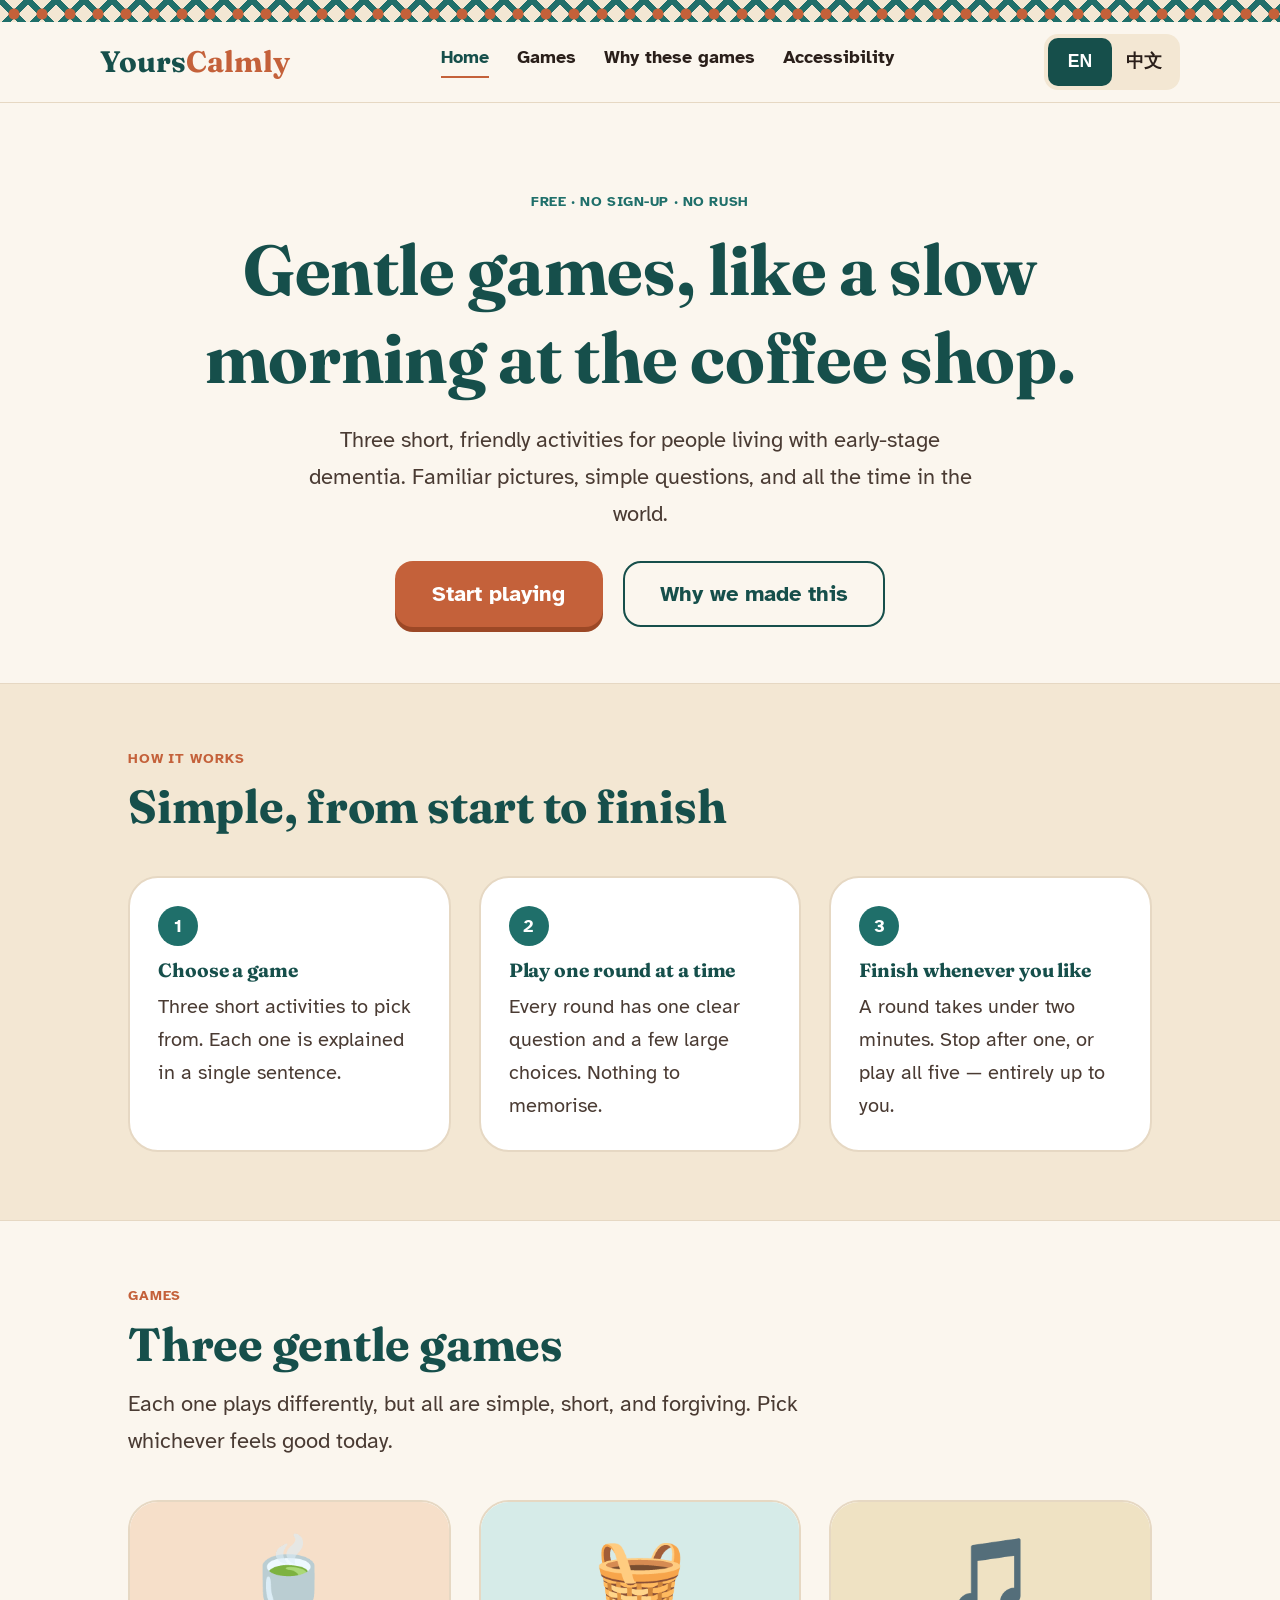
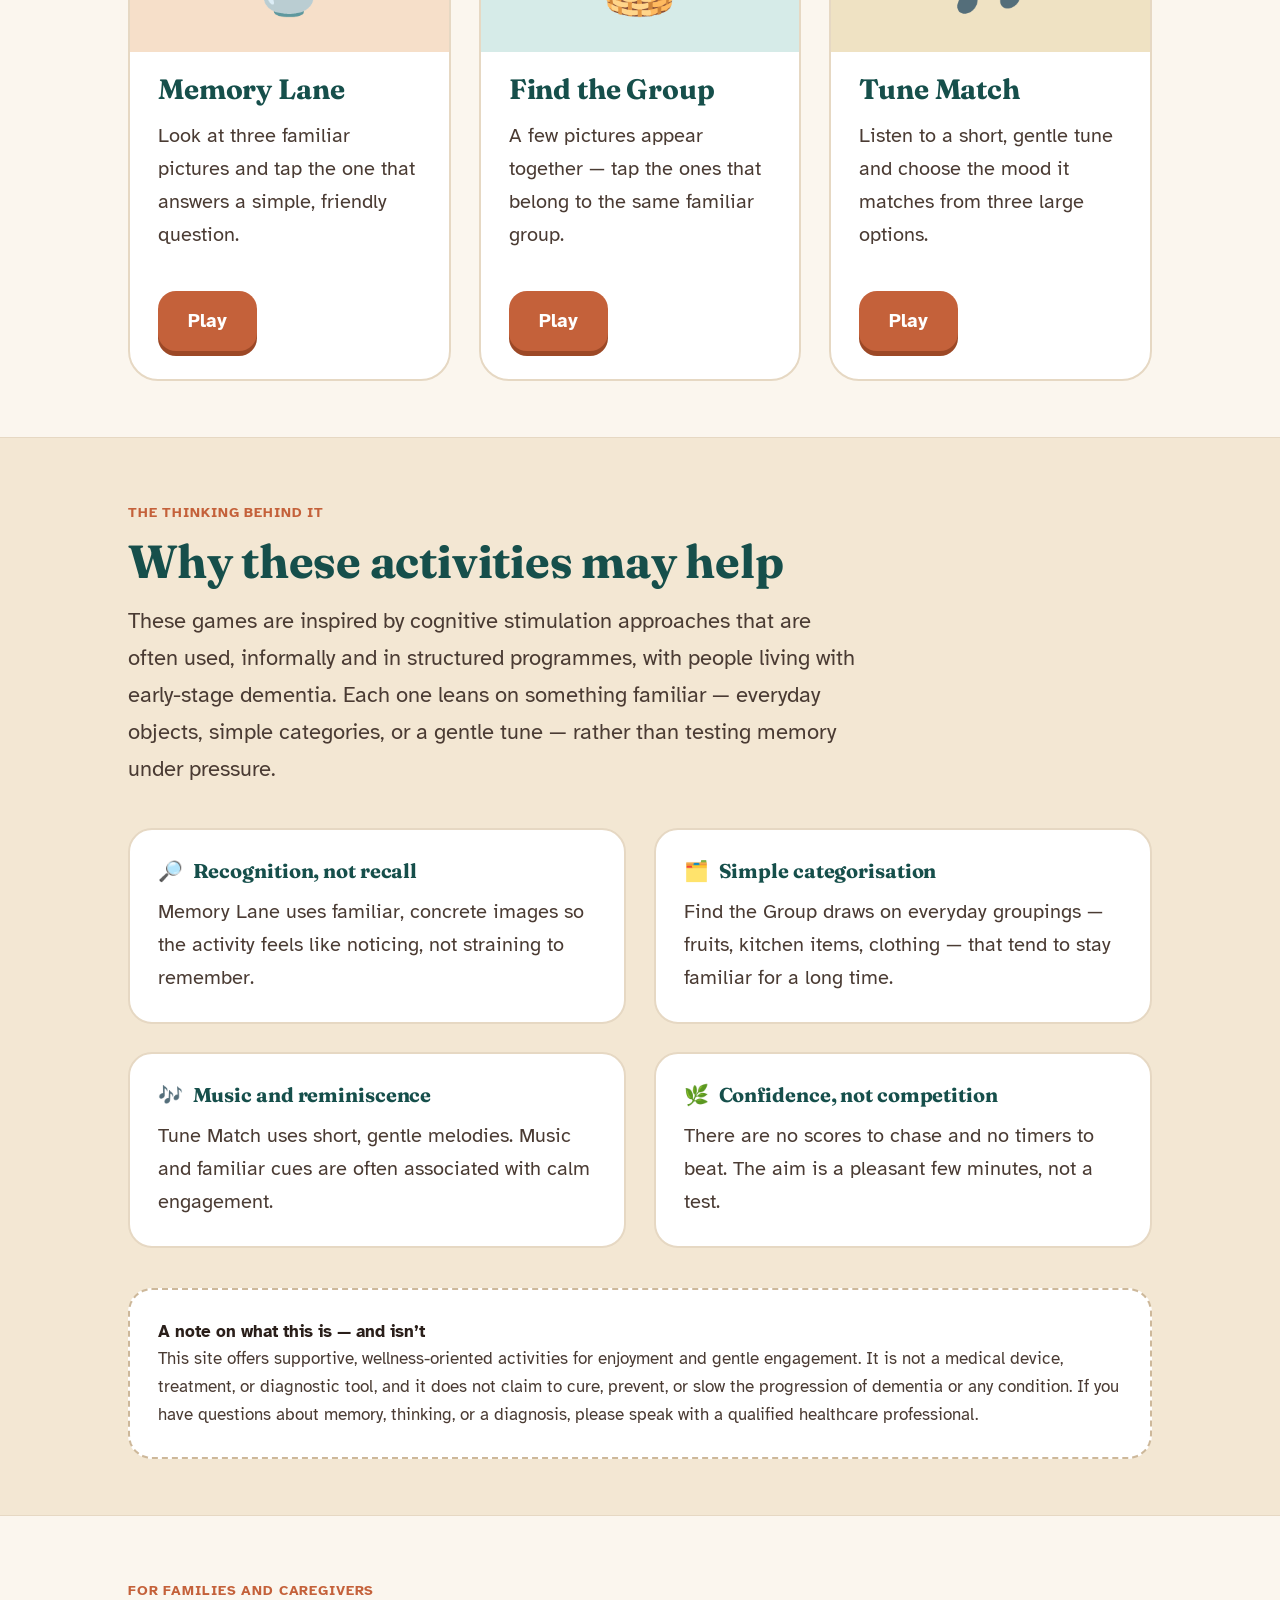
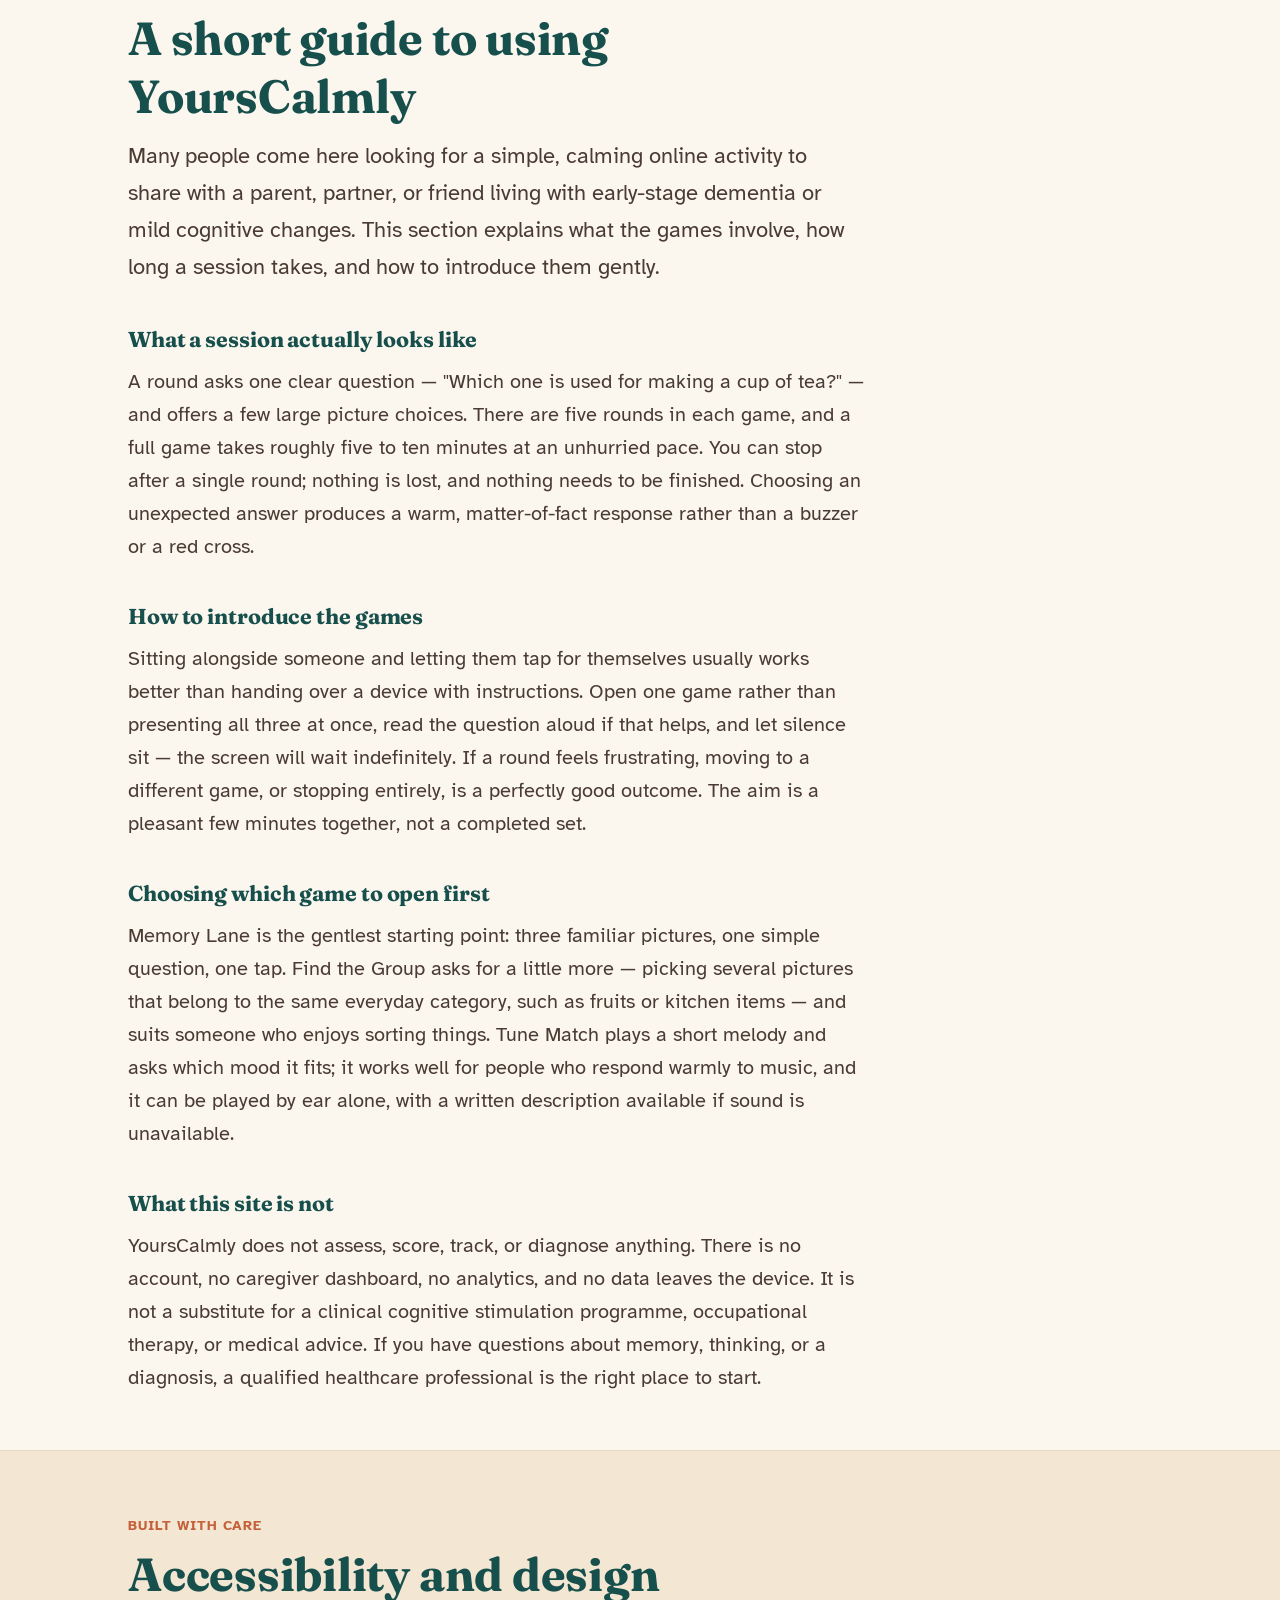
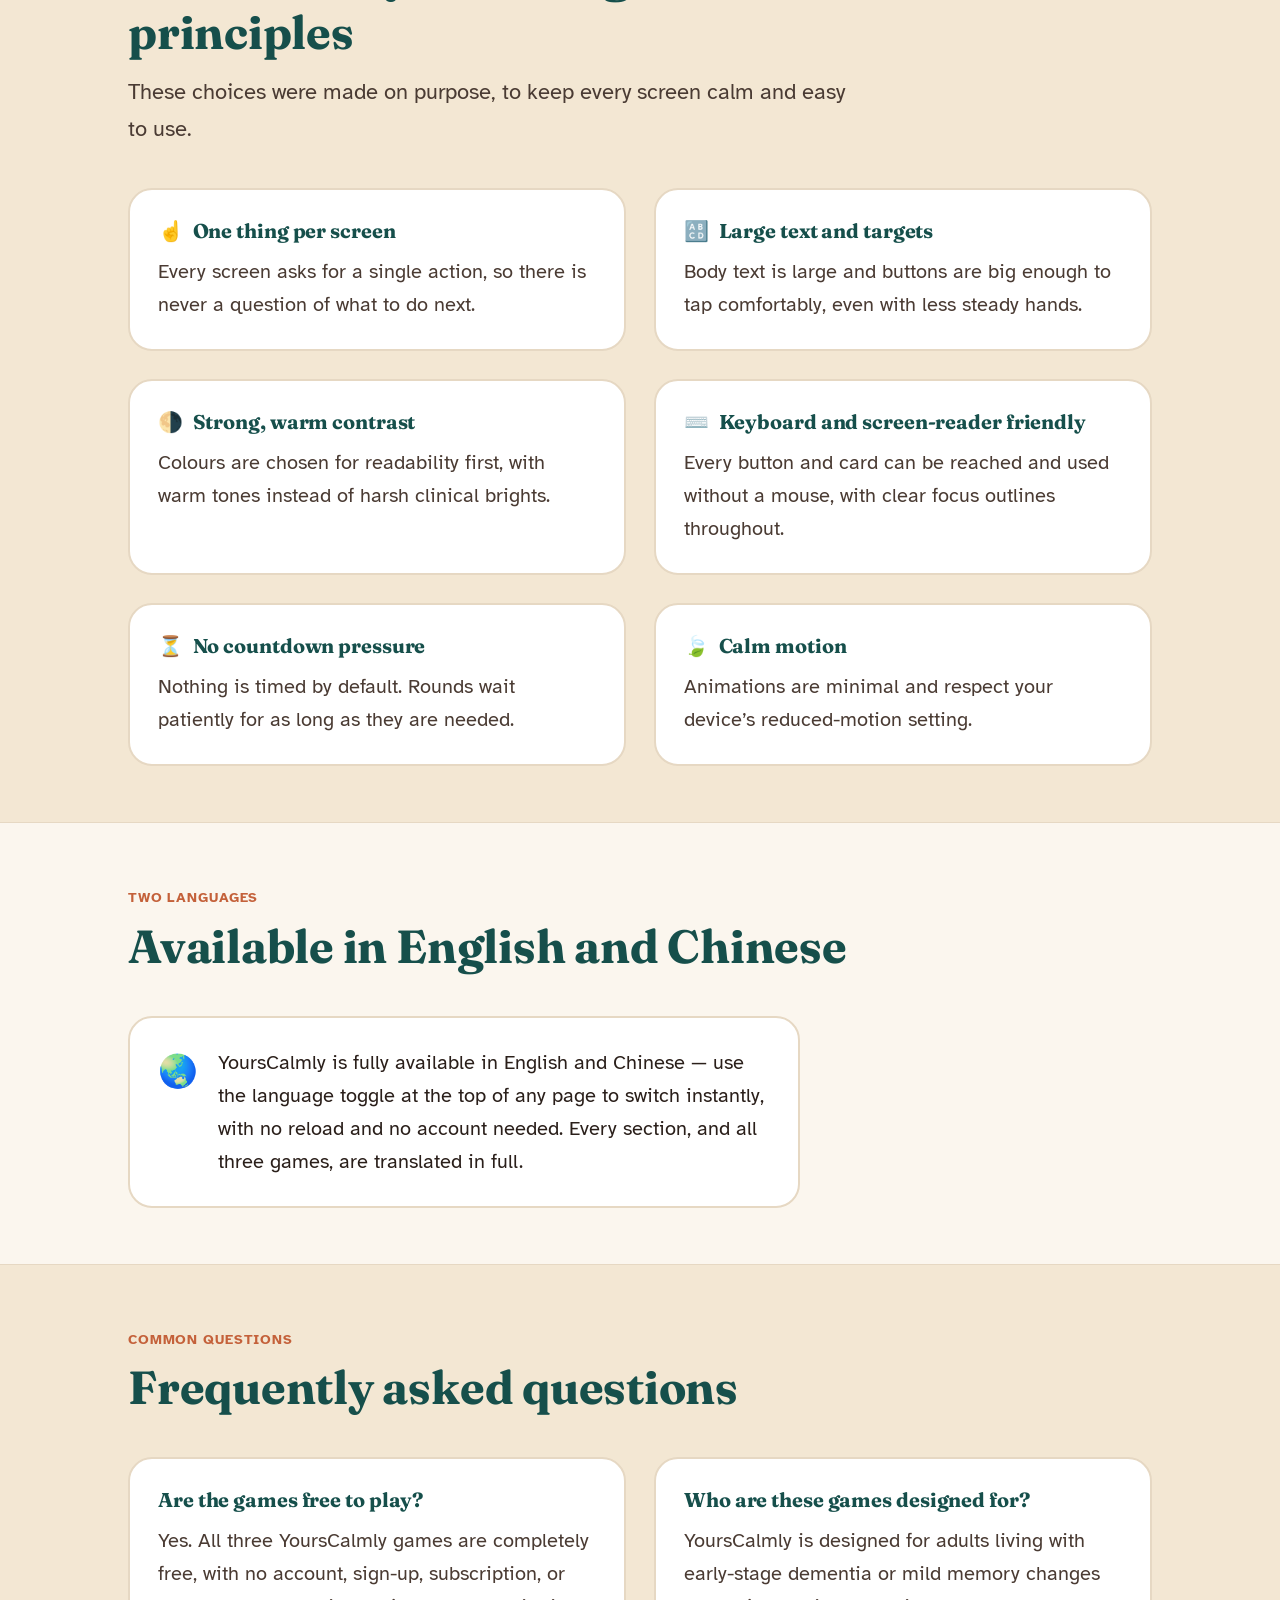
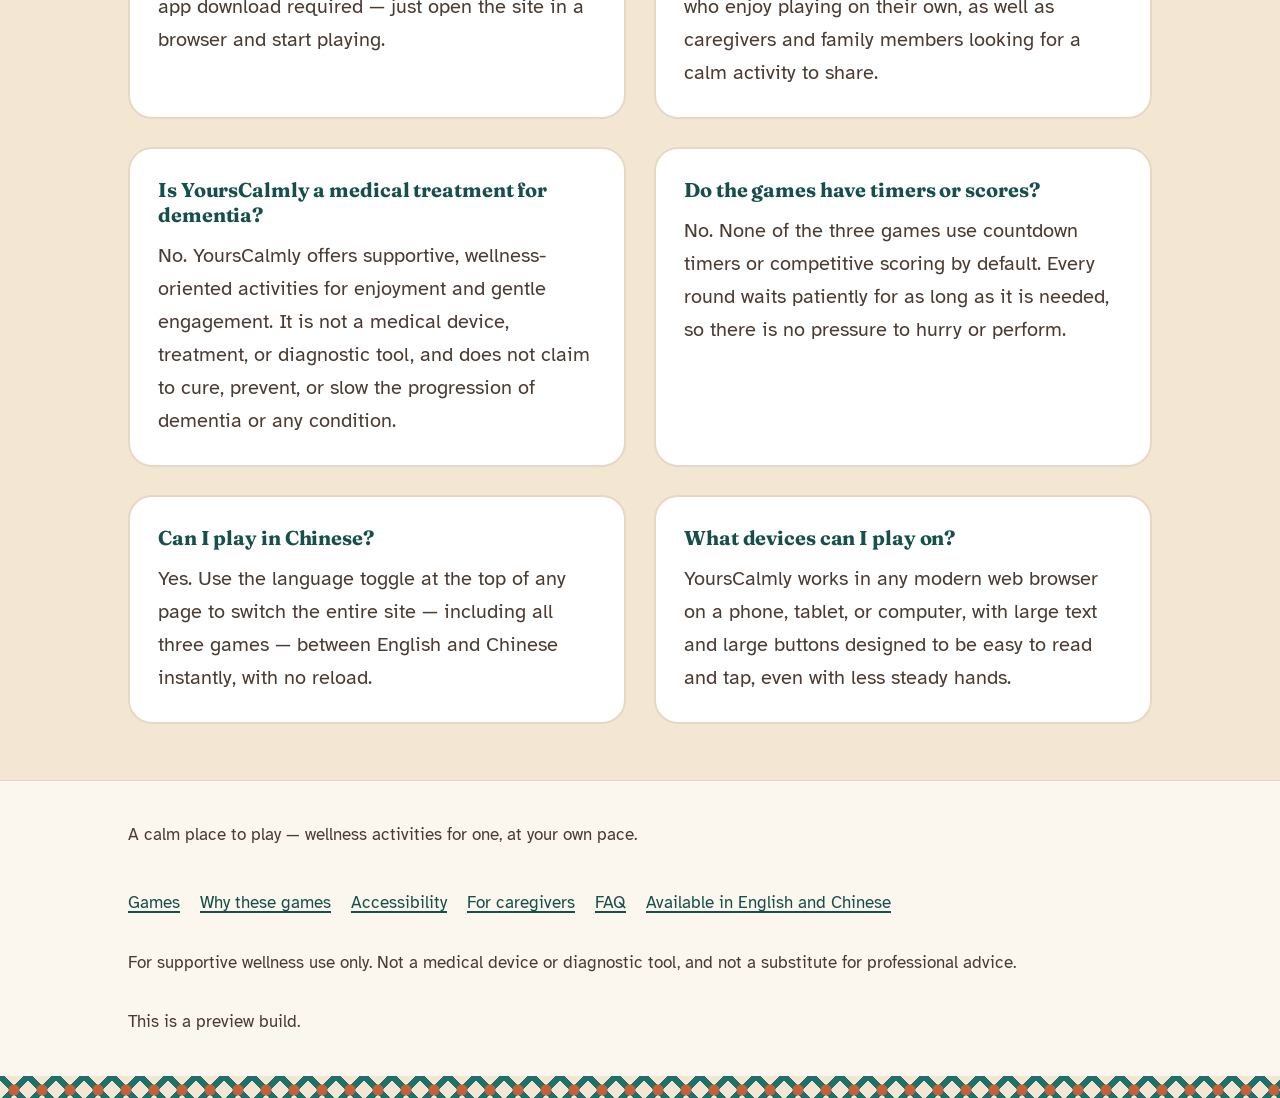
<file: index.html>
<!DOCTYPE html>
<!--
  YoursCalmly — Home page
  ----------------------------------------------------
  File structure of this project:
    /index.html                Home: hero, games hub, "why", accessibility,
                                language note, footer (this file)
    /games/*.html              The three playable mini-games
    /css/styles.css            Shared design system (all pages)
    /js/i18n.js                Translation strings (EN + ZH, both complete)
    /js/games-data.js          Game definitions (logic/content, data-driven)
    /js/main.js                Shared header/footer + language toggle
    /js/game-shell.js          Shared UI helpers used by every game
    /js/memory-lane.js         Memory Lane game logic
    /js/find-the-group.js      Find the Group game logic
    /js/tune-match.js          Tune Match game logic

  Swap the brand: change GP_I18N.translations.*.common.brand in js/i18n.js
  and the <title> tags below — nothing else references the name directly.
-->
<html lang="en" data-i18n-title="seo.homeTitle" data-i18n-desc="seo.homeDesc">
<head>
  <meta charset="UTF-8">
  <meta name="viewport" content="width=device-width, initial-scale=1.0">
  <title>YoursCalmly — Calm Cognitive Games for Early-Stage Dementia</title>
  <meta name="description" content="Three free, gentle online games for adults with early-stage dementia or mild memory changes — recognition, categorisation, and music matching. No timers, no scores, no sign-up. In English and Chinese.">
  <link rel="canonical" href="https://yourscalmly.com/">
  <link rel="alternate" hreflang="en" href="https://yourscalmly.com/">
  <link rel="alternate" hreflang="zh" href="https://yourscalmly.com/?lang=zh">
  <link rel="alternate" hreflang="x-default" href="https://yourscalmly.com/">
  <meta property="og:type" content="website">
  <meta property="og:site_name" content="YoursCalmly">
  <meta property="og:title" content="YoursCalmly — Calm Cognitive Games for Early-Stage Dementia">
  <meta property="og:description" content="Three free, gentle online games for adults with early-stage dementia or mild memory changes. No timers, no scores, no sign-up. In English and Chinese.">
  <meta property="og:url" content="https://yourscalmly.com/">
  <meta property="og:image" content="https://yourscalmly.com/assets/logo-mark.png">
  <meta property="og:locale" content="en_US">
  <meta property="og:locale:alternate" content="zh_CN">
  <meta name="twitter:card" content="summary">
  <meta name="twitter:title" content="YoursCalmly — Calm Cognitive Games for Early-Stage Dementia">
  <meta name="twitter:description" content="Three free, gentle online games for adults with early-stage dementia or mild memory changes. No timers, no scores, no sign-up.">
  <meta name="twitter:image" content="https://yourscalmly.com/assets/logo-mark.png">
  <link rel="icon" type="image/png" href="./assets/logo-mark.png">
  <link rel="apple-touch-icon" href="./assets/logo-mark.png">
  <link rel="preconnect" href="https://fonts.googleapis.com">
  <link rel="preconnect" href="https://fonts.gstatic.com" crossorigin>
  <link href="https://fonts.googleapis.com/css2?family=Atkinson+Hyperlegible:wght@400;700&family=Fraunces:opsz,wght@9..144,600;9..144,700&display=swap" rel="stylesheet">
  <meta name="theme-color" content="#FBF6EE">
  <link rel="stylesheet" href="./css/styles.css">
  <script type="application/ld+json">
  {
    "@context": "https://schema.org",
    "@graph": [
      {
        "@type": "WebSite",
        "name": "YoursCalmly",
        "url": "https://yourscalmly.com/",
        "description": "Three free, gentle online games for adults with early-stage dementia or mild memory changes — recognition, categorisation, and music matching.",
        "inLanguage": ["en", "zh"]
      },
      {
        "@type": "FAQPage",
        "mainEntity": [
          {
            "@type": "Question",
            "name": "Are the games free to play?",
            "acceptedAnswer": { "@type": "Answer", "text": "Yes. All three YoursCalmly games are completely free, with no account, sign-up, subscription, or app download required — just open the site in a browser and start playing." }
          },
          {
            "@type": "Question",
            "name": "Who are these games designed for?",
            "acceptedAnswer": { "@type": "Answer", "text": "YoursCalmly is designed for adults living with early-stage dementia or mild memory changes who enjoy playing on their own, as well as caregivers and family members looking for a calm activity to share." }
          },
          {
            "@type": "Question",
            "name": "Is YoursCalmly a medical treatment for dementia?",
            "acceptedAnswer": { "@type": "Answer", "text": "No. YoursCalmly offers supportive, wellness-oriented activities for enjoyment and gentle engagement. It is not a medical device, treatment, or diagnostic tool, and does not claim to cure, prevent, or slow the progression of dementia or any condition." }
          },
          {
            "@type": "Question",
            "name": "Do the games have timers or scores?",
            "acceptedAnswer": { "@type": "Answer", "text": "No. None of the three games use countdown timers or competitive scoring by default. Every round waits patiently for as long as it is needed, so there is no pressure to hurry or perform." }
          },
          {
            "@type": "Question",
            "name": "Can I play in Chinese?",
            "acceptedAnswer": { "@type": "Answer", "text": "Yes. Use the language toggle at the top of any page to switch the entire site — including all three games — between English and Chinese instantly, with no reload." }
          },
          {
            "@type": "Question",
            "name": "What devices can I play on?",
            "acceptedAnswer": { "@type": "Answer", "text": "YoursCalmly works in any modern web browser on a phone, tablet, or computer, with large text and large buttons designed to be easy to read and tap, even with less steady hands." }
          }
        ]
      }
    ]
  }
  </script>
</head>
<body>
  <a class="skip-link" href="#main-content" data-i18n="common.skipToContent">Skip to main content</a>

  <header class="site-header" id="site-header"></header>

  <div id="zh-note" class="container" role="status" hidden style="padding-top: 0.75rem; color: var(--color-text-muted); font-size: 0.95rem;"></div>

  <main id="main-content" class="site-main">

    <!-- 1. Hero -->
    <section class="hero">
      <div class="hero-shape one" aria-hidden="true"></div>
      <div class="hero-shape two" aria-hidden="true"></div>
      <div class="container">
        <div class="hero-content">
          <span class="eyebrow" data-i18n="hero.eyebrow">Free · no sign-up · no rush</span>
          <h1 data-i18n="hero.title">Gentle games, like a slow morning at the coffee shop.</h1>
          <p class="lead" data-i18n="hero.lead">Three short, friendly activities for people living with early-stage dementia. Familiar pictures, simple questions, and all the time in the world.</p>
          <div class="hero-actions">
            <a class="btn btn-primary btn-lg" href="#games-hub" data-i18n="hero.ctaPrimary">Start playing</a>
            <a class="btn btn-secondary btn-lg" href="#why" data-i18n="hero.ctaSecondary">Why we made this</a>
          </div>
        </div>
      </div>
    </section>

    <!-- How it works -->
    <section class="section-alt" aria-labelledby="how-title">
      <div class="container">
        <div class="section-header">
          <span class="eyebrow" data-i18n="how.eyebrow">How it works</span>
          <h2 id="how-title" data-i18n="how.title">Simple, from start to finish</h2>
        </div>
        <ol class="steps">
          <li class="step">
            <span class="step-number" aria-hidden="true">1</span>
            <h3 data-i18n="how.step1title">Choose a game</h3>
            <p data-i18n="how.step1body">Three short activities to pick from. Each one is explained in a single sentence.</p>
          </li>
          <li class="step">
            <span class="step-number" aria-hidden="true">2</span>
            <h3 data-i18n="how.step2title">Play one round at a time</h3>
            <p data-i18n="how.step2body">Every round has one clear question and a few large choices. Nothing to memorise.</p>
          </li>
          <li class="step">
            <span class="step-number" aria-hidden="true">3</span>
            <h3 data-i18n="how.step3title">Finish whenever you like</h3>
            <p data-i18n="how.step3body">A round takes under two minutes. Stop after one, or play all five — entirely up to you.</p>
          </li>
        </ol>
      </div>
    </section>

    <!-- 2 & 3. Games hub -->
    <section id="games-hub" aria-labelledby="games-hub-title">
      <div class="container">
        <div class="section-header">
          <span class="eyebrow" data-i18n="hub.eyebrow">Games</span>
          <h2 id="games-hub-title" data-i18n="hub.title">Three gentle games</h2>
          <p data-i18n="hub.lead">Each one plays differently, but all are simple, short, and forgiving. Pick whichever feels good today.</p>
        </div>
        <div class="game-grid">
          <article class="game-card">
            <div class="game-card-icon" aria-hidden="true">🍵</div>
            <h3 data-i18n="hub.memoryLane.title">Memory Lane</h3>
            <p data-i18n="hub.memoryLane.desc">Look at three familiar pictures and tap the one that answers a simple, friendly question.</p>
            <a class="btn btn-primary" href="games/memory-lane.html" data-i18n="hub.playLabel" data-i18n-aria="hub.memoryLane.playAria">Play</a>
          </article>
          <article class="game-card">
            <div class="game-card-icon" aria-hidden="true">🧺</div>
            <h3 data-i18n="hub.findGroup.title">Find the Group</h3>
            <p data-i18n="hub.findGroup.desc">A few pictures appear together — tap the ones that belong to the same familiar group.</p>
            <a class="btn btn-primary" href="games/find-the-group.html" data-i18n="hub.playLabel" data-i18n-aria="hub.findGroup.playAria">Play</a>
          </article>
          <article class="game-card">
            <div class="game-card-icon" aria-hidden="true">🎵</div>
            <h3 data-i18n="hub.tuneMatch.title">Tune Match</h3>
            <p data-i18n="hub.tuneMatch.desc">Listen to a short, gentle tune and choose the mood it matches from three large options.</p>
            <a class="btn btn-primary" href="games/tune-match.html" data-i18n="hub.playLabel" data-i18n-aria="hub.tuneMatch.playAria">Play</a>
          </article>
        </div>
      </div>
    </section>

    <!-- 4. Why these games -->
    <section id="why" class="section-alt" aria-labelledby="why-title">
      <div class="container">
        <div class="section-header">
          <span class="eyebrow" data-i18n="why.eyebrow">The thinking behind it</span>
          <h2 id="why-title" data-i18n="why.title">Why these activities may help</h2>
          <p data-i18n="why.intro">These games are inspired by cognitive stimulation approaches that are often used, informally and in structured programmes, with people living with early-stage dementia. Each one leans on something familiar — everyday objects, simple categories, or a gentle tune — rather than testing memory under pressure.</p>
        </div>
        <div class="info-grid">
          <div class="info-card">
            <h3><span aria-hidden="true">🔎</span> <span data-i18n="why.point1title">Recognition, not recall</span></h3>
            <p data-i18n="why.point1body">Memory Lane uses familiar, concrete images so the activity feels like noticing, not straining to remember.</p>
          </div>
          <div class="info-card">
            <h3><span aria-hidden="true">🗂️</span> <span data-i18n="why.point2title">Simple categorisation</span></h3>
            <p data-i18n="why.point2body">Find the Group draws on everyday groupings — fruits, kitchen items, clothing — that tend to stay familiar for a long time.</p>
          </div>
          <div class="info-card">
            <h3><span aria-hidden="true">🎶</span> <span data-i18n="why.point3title">Music and reminiscence</span></h3>
            <p data-i18n="why.point3body">Tune Match uses short, gentle melodies. Music and familiar cues are often associated with calm engagement.</p>
          </div>
          <div class="info-card">
            <h3><span aria-hidden="true">🌿</span> <span data-i18n="why.point4title">Confidence, not competition</span></h3>
            <p data-i18n="why.point4body">There are no scores to chase and no timers to beat. The aim is a pleasant few minutes, not a test.</p>
          </div>
        </div>
        <div class="disclaimer-box">
          <strong data-i18n="why.disclaimerTitle">A note on what this is — and isn’t</strong>
          <p data-i18n="why.disclaimer" class="mt-0">This site offers supportive, wellness-oriented activities for enjoyment and gentle engagement. It is not a medical device, treatment, or diagnostic tool, and it does not claim to cure, prevent, or slow the progression of dementia or any condition. If you have questions about memory, thinking, or a diagnosis, please speak with a qualified healthcare professional.</p>
        </div>
      </div>
    </section>

    <!-- 4b. Caregiver guide -->
    <section id="guide" aria-labelledby="guide-title">
      <div class="container">
        <div class="section-header">
          <span class="eyebrow" data-i18n="guide.eyebrow">For families and caregivers</span>
          <h2 id="guide-title" data-i18n="guide.title">A short guide to using YoursCalmly</h2>
          <p data-i18n="guide.intro">Many people come here looking for a simple, calming online activity to share with a parent, partner, or friend living with early-stage dementia or mild cognitive changes. This section explains what the games involve, how long a session takes, and how to introduce them gently.</p>
        </div>
        <div class="prose">
          <h3 data-i18n="guide.s1title">What a session actually looks like</h3>
          <p data-i18n="guide.s1body">A round asks one clear question — "Which one is used for making a cup of tea?" — and offers a few large picture choices. There are five rounds in each game, and a full game takes roughly five to ten minutes at an unhurried pace. You can stop after a single round; nothing is lost, and nothing needs to be finished. Choosing an unexpected answer produces a warm, matter-of-fact response rather than a buzzer or a red cross.</p>

          <h3 data-i18n="guide.s2title">How to introduce the games</h3>
          <p data-i18n="guide.s2body">Sitting alongside someone and letting them tap for themselves usually works better than handing over a device with instructions. Open one game rather than presenting all three at once, read the question aloud if that helps, and let silence sit — the screen will wait indefinitely. If a round feels frustrating, moving to a different game, or stopping entirely, is a perfectly good outcome. The aim is a pleasant few minutes together, not a completed set.</p>

          <h3 data-i18n="guide.s3title">Choosing which game to open first</h3>
          <p data-i18n="guide.s3body">Memory Lane is the gentlest starting point: three familiar pictures, one simple question, one tap. Find the Group asks for a little more — picking several pictures that belong to the same everyday category, such as fruits or kitchen items — and suits someone who enjoys sorting things. Tune Match plays a short melody and asks which mood it fits; it works well for people who respond warmly to music, and it can be played by ear alone, with a written description available if sound is unavailable.</p>

          <h3 data-i18n="guide.s4title">What this site is not</h3>
          <p data-i18n="guide.s4body">YoursCalmly does not assess, score, track, or diagnose anything. There is no account, no caregiver dashboard, no analytics, and no data leaves the device. It is not a substitute for a clinical cognitive stimulation programme, occupational therapy, or medical advice. If you have questions about memory, thinking, or a diagnosis, a qualified healthcare professional is the right place to start.</p>
        </div>
      </div>
    </section>

    <!-- 5. Accessibility / design principles -->
    <section id="accessibility" class="section-alt" aria-labelledby="accessibility-title">
      <div class="container">
        <div class="section-header">
          <span class="eyebrow" data-i18n="accessibility.eyebrow">Built with care</span>
          <h2 id="accessibility-title" data-i18n="accessibility.title">Accessibility and design principles</h2>
          <p data-i18n="accessibility.intro">These choices were made on purpose, to keep every screen calm and easy to use.</p>
        </div>
        <div class="info-grid">
          <div class="info-card">
            <h3><span aria-hidden="true">☝️</span> <span data-i18n="accessibility.point1title">One thing per screen</span></h3>
            <p data-i18n="accessibility.point1body">Every screen asks for a single action, so there is never a question of what to do next.</p>
          </div>
          <div class="info-card">
            <h3><span aria-hidden="true">🔠</span> <span data-i18n="accessibility.point2title">Large text and targets</span></h3>
            <p data-i18n="accessibility.point2body">Body text is large and buttons are big enough to tap comfortably, even with less steady hands.</p>
          </div>
          <div class="info-card">
            <h3><span aria-hidden="true">🌗</span> <span data-i18n="accessibility.point3title">Strong, warm contrast</span></h3>
            <p data-i18n="accessibility.point3body">Colours are chosen for readability first, with warm tones instead of harsh clinical brights.</p>
          </div>
          <div class="info-card">
            <h3><span aria-hidden="true">⌨️</span> <span data-i18n="accessibility.point4title">Keyboard and screen-reader friendly</span></h3>
            <p data-i18n="accessibility.point4body">Every button and card can be reached and used without a mouse, with clear focus outlines throughout.</p>
          </div>
          <div class="info-card">
            <h3><span aria-hidden="true">⏳</span> <span data-i18n="accessibility.point5title">No countdown pressure</span></h3>
            <p data-i18n="accessibility.point5body">Nothing is timed by default. Rounds wait patiently for as long as they are needed.</p>
          </div>
          <div class="info-card">
            <h3><span aria-hidden="true">🍃</span> <span data-i18n="accessibility.point6title">Calm motion</span></h3>
            <p data-i18n="accessibility.point6body">Animations are minimal and respect your device’s reduced-motion setting.</p>
          </div>
        </div>
      </div>
    </section>

    <!-- 6. Language support -->
    <section id="language" aria-labelledby="language-title">
      <div class="container">
        <div class="section-header">
          <span class="eyebrow" data-i18n="language.eyebrow">Two languages</span>
          <h2 id="language-title" data-i18n="language.title">Available in English and Chinese</h2>
        </div>
        <div class="language-note-card">
          <span class="icon" aria-hidden="true">🌏</span>
          <p data-i18n="language.body" class="mt-0">YoursCalmly is fully available in English and Chinese — use the language toggle at the top of any page to switch instantly, with no reload and no account needed. Every section, and all three games, are translated in full.</p>
        </div>
      </div>
    </section>

    <!-- 8. FAQ -->
    <section id="faq" class="section-alt" aria-labelledby="faq-title">
      <div class="container">
        <div class="section-header">
          <span class="eyebrow" data-i18n="faq.eyebrow">Common questions</span>
          <h2 id="faq-title" data-i18n="faq.title">Frequently asked questions</h2>
        </div>
        <div class="info-grid">
          <div class="info-card">
            <h3 data-i18n="faq.q1title">Are the games free to play?</h3>
            <p data-i18n="faq.q1body">Yes. All three YoursCalmly games are completely free, with no account, sign-up, subscription, or app download required — just open the site in a browser and start playing.</p>
          </div>
          <div class="info-card">
            <h3 data-i18n="faq.q2title">Who are these games designed for?</h3>
            <p data-i18n="faq.q2body">YoursCalmly is designed for adults living with early-stage dementia or mild memory changes who enjoy playing on their own, as well as caregivers and family members looking for a calm activity to share.</p>
          </div>
          <div class="info-card">
            <h3 data-i18n="faq.q3title">Is YoursCalmly a medical treatment for dementia?</h3>
            <p data-i18n="faq.q3body">No. YoursCalmly offers supportive, wellness-oriented activities for enjoyment and gentle engagement. It is not a medical device, treatment, or diagnostic tool, and does not claim to cure, prevent, or slow the progression of dementia or any condition.</p>
          </div>
          <div class="info-card">
            <h3 data-i18n="faq.q4title">Do the games have timers or scores?</h3>
            <p data-i18n="faq.q4body">No. None of the three games use countdown timers or competitive scoring by default. Every round waits patiently for as long as it is needed, so there is no pressure to hurry or perform.</p>
          </div>
          <div class="info-card">
            <h3 data-i18n="faq.q5title">Can I play in Chinese?</h3>
            <p data-i18n="faq.q5body">Yes. Use the language toggle at the top of any page to switch the entire site — including all three games — between English and Chinese instantly, with no reload.</p>
          </div>
          <div class="info-card">
            <h3 data-i18n="faq.q6title">What devices can I play on?</h3>
            <p data-i18n="faq.q6body">YoursCalmly works in any modern web browser on a phone, tablet, or computer, with large text and large buttons designed to be easy to read and tap, even with less steady hands.</p>
          </div>
        </div>
      </div>
    </section>

  </main>

  <!-- 7. Footer -->
  <footer class="site-footer" id="site-footer"></footer>

  <script src="./js/i18n.js"></script>
  <script src="./js/games-data.js"></script>
  <script src="./js/main.js"></script>
  <script src="./js/game-shell.js"></script>
  <script>
    document.addEventListener('DOMContentLoaded', function () {
      GP.initChrome();
    });
  </script>
</body>
</html>
</file>
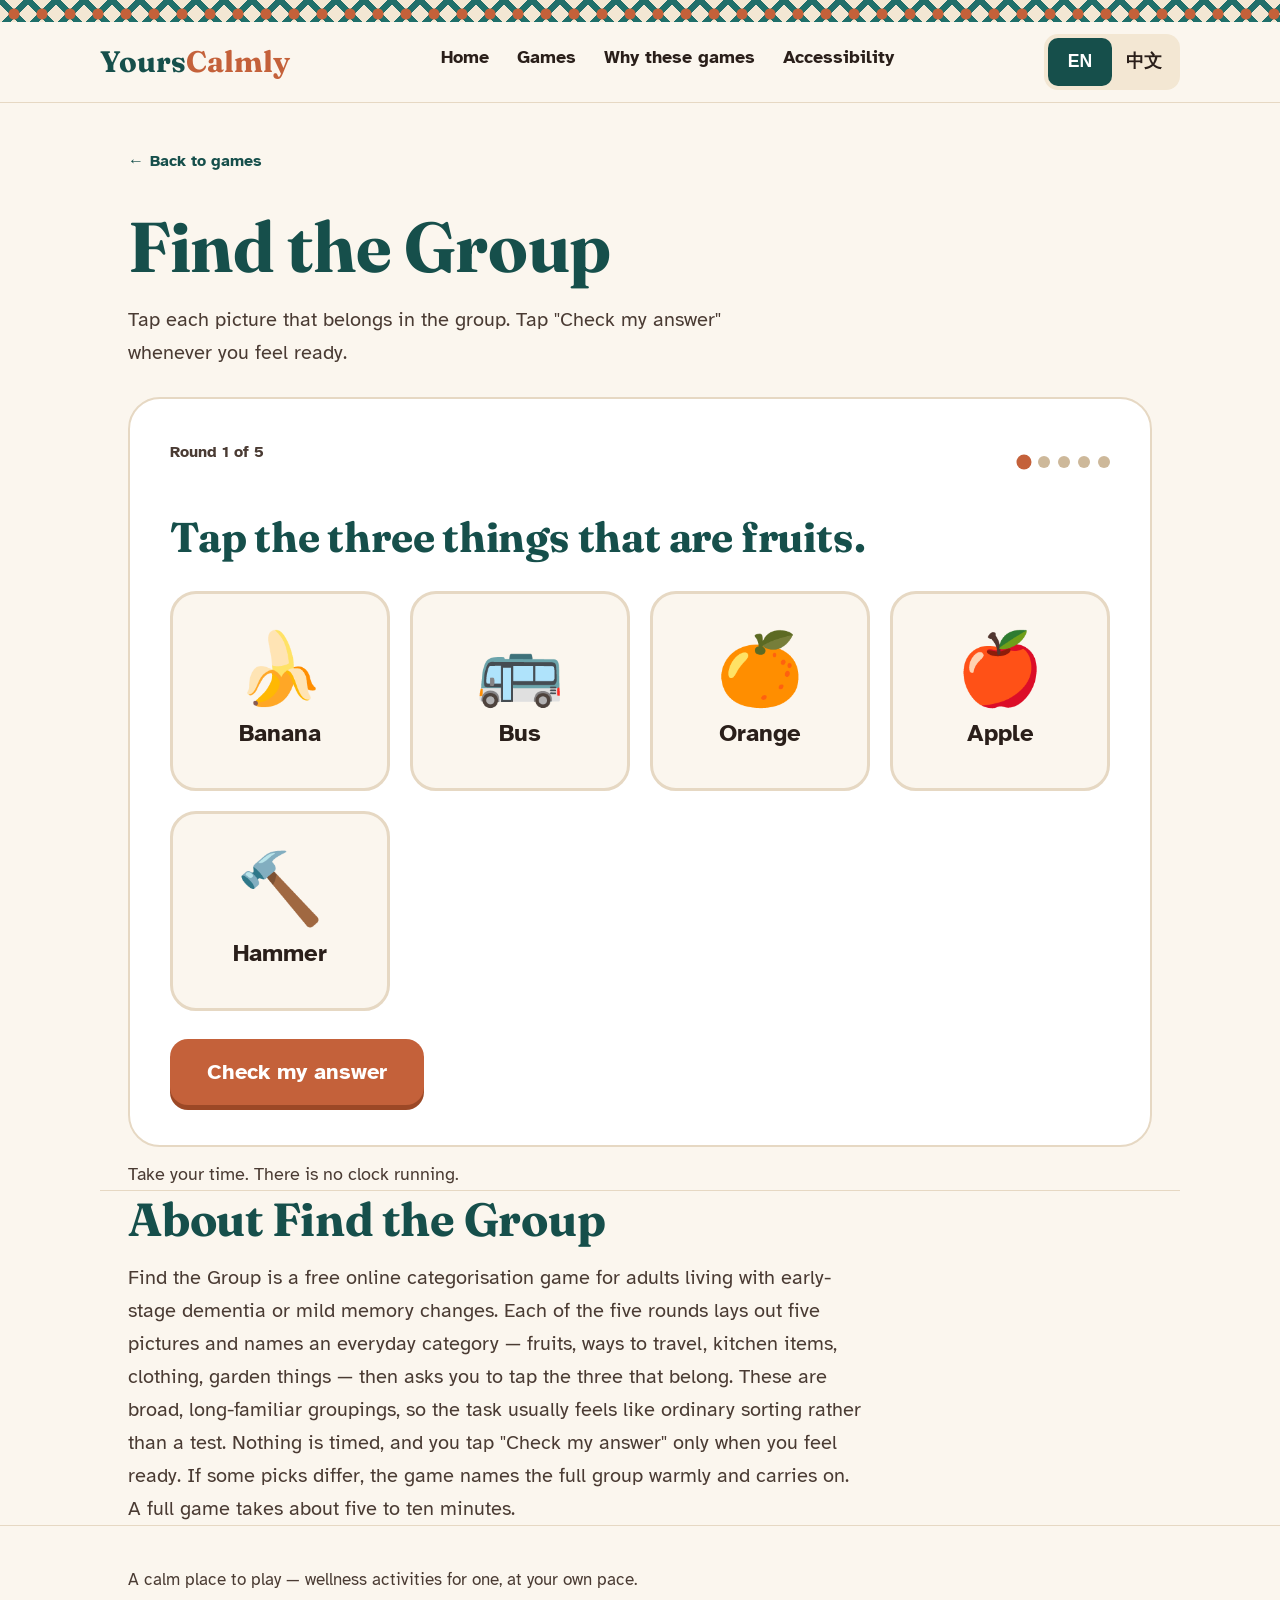
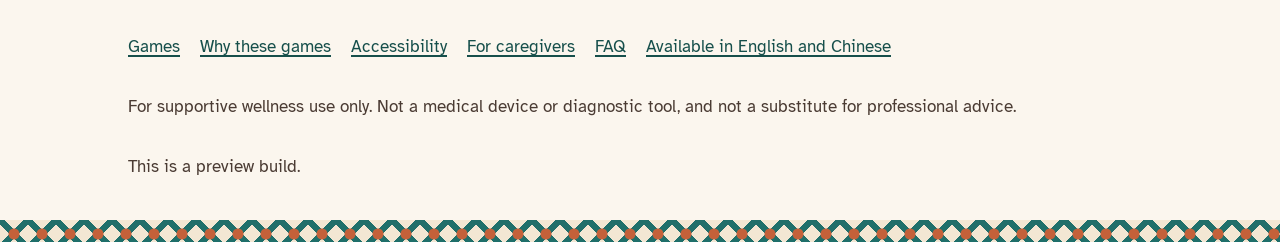
<file: games/find-the-group.html>
<!DOCTYPE html>
<!-- Find the Group — categorisation game. See /js/find-the-group.js for logic. -->
<html lang="en" data-i18n-title="seo.findGroupTitle" data-i18n-desc="seo.findGroupDesc">
<head>
  <meta charset="UTF-8">
  <meta name="viewport" content="width=device-width, initial-scale=1.0">
  <title>Find the Group — Categorisation Game for Dementia | YoursCalmly</title>
  <meta name="description" content="A free, calming categorisation game for adults with early-stage dementia. Tap the pictures that belong to the same familiar group — fruits, kitchen items, clothing, and more.">
  <link rel="canonical" href="https://yourscalmly.com/games/find-the-group.html">
  <link rel="alternate" hreflang="en" href="https://yourscalmly.com/games/find-the-group.html">
  <link rel="alternate" hreflang="zh" href="https://yourscalmly.com/games/find-the-group.html?lang=zh">
  <link rel="alternate" hreflang="x-default" href="https://yourscalmly.com/games/find-the-group.html">
  <meta property="og:type" content="website">
  <meta property="og:site_name" content="YoursCalmly">
  <meta property="og:title" content="Find the Group — Categorisation Game for Dementia">
  <meta property="og:description" content="A free, calming categorisation game for adults with early-stage dementia. No timer, no score.">
  <meta property="og:url" content="https://yourscalmly.com/games/find-the-group.html">
  <meta property="og:image" content="https://yourscalmly.com/assets/logo-mark.png">
  <meta name="twitter:card" content="summary">
  <meta name="twitter:title" content="Find the Group — Categorisation Game for Dementia">
  <meta name="twitter:description" content="A free, calming categorisation game for adults with early-stage dementia. No timer, no score.">
  <meta name="twitter:image" content="https://yourscalmly.com/assets/logo-mark.png">
  <link rel="icon" type="image/png" href="../assets/logo-mark.png">
  <link rel="apple-touch-icon" href="../assets/logo-mark.png">
  <link rel="preconnect" href="https://fonts.googleapis.com">
  <link rel="preconnect" href="https://fonts.gstatic.com" crossorigin>
  <link href="https://fonts.googleapis.com/css2?family=Atkinson+Hyperlegible:wght@400;700&family=Fraunces:opsz,wght@9..144,600;9..144,700&display=swap" rel="stylesheet">
  <meta name="theme-color" content="#FBF6EE">
  <link rel="stylesheet" href="../css/styles.css">
  <script type="application/ld+json">
  {
    "@context": "https://schema.org",
    "@type": "Game",
    "name": "Find the Group",
    "url": "https://yourscalmly.com/games/find-the-group.html",
    "description": "A free, calming online categorisation game for adults with early-stage dementia. Tap the pictures that belong to the same everyday group. No timer, no score.",
    "genre": "Cognitive wellness",
    "numberOfPlayers": { "@type": "QuantitativeValue", "value": 1 },
    "inLanguage": ["en", "zh"],
    "isAccessibleForFree": true,
    "publisher": { "@type": "Organization", "name": "YoursCalmly", "url": "https://yourscalmly.com/" }
  }
  </script>
</head>
<body>
  <a class="skip-link" href="#main-content" data-i18n="common.skipToContent">Skip to main content</a>

  <header class="site-header" id="site-header"></header>

  <div id="zh-note" class="container" role="status" hidden style="padding-top: 0.75rem; color: var(--color-text-muted); font-size: 0.95rem;"></div>

  <main id="main-content" class="site-main">
    <div class="container game-page-header">
      <a class="game-breadcrumb" href="../index.html#games-hub">
        <span aria-hidden="true">&larr;</span>
        <span data-i18n="common.backToGames">Back to games</span>
      </a>
    </div>

    <section class="container">
      <div class="game-intro">
        <h1 data-i18n="findGroup.title">Find the Group</h1>
        <p data-i18n="findGroup.instructions">Tap each picture that belongs in the group. Tap "Check my answer" whenever you feel ready.</p>
      </div>

      <div class="game-shell" id="game-shell">
        <div class="game-progress" id="game-progress"></div>
        <div id="game-feedback" class="feedback-banner" aria-live="polite"></div>
        <div id="game-body"></div>
        <div class="game-actions" id="game-actions"></div>
      </div>

      <p class="take-your-time" data-i18n="common.takeYourTime">Take your time. There is no clock running.</p>
    </section>

    <section class="container" aria-labelledby="about-title">
      <div class="prose">
        <h2 id="about-title" data-i18n="findGroup.aboutTitle">About Find the Group</h2>
        <p data-i18n="findGroup.aboutBody">Find the Group is a free online categorisation game for adults living with early-stage dementia or mild memory changes. Each of the five rounds lays out five pictures and names an everyday category — fruits, ways to travel, kitchen items, clothing, garden things — then asks you to tap the three that belong. These are broad, long-familiar groupings, so the task usually feels like ordinary sorting rather than a test. Nothing is timed, and you tap "Check my answer" only when you feel ready. If some picks differ, the game names the full group warmly and carries on. A full game takes about five to ten minutes.</p>
      </div>
    </section>
  </main>

  <footer class="site-footer" id="site-footer"></footer>

  <script src="../js/i18n.js"></script>
  <script src="../js/games-data.js"></script>
  <script src="../js/main.js"></script>
  <script src="../js/game-shell.js"></script>
  <script src="../js/find-the-group.js"></script>
  <script>
    document.addEventListener('DOMContentLoaded', function () {
      GP.initChrome();
      GP_FindGroup.init();
    });
  </script>
</body>
</html>
</file>
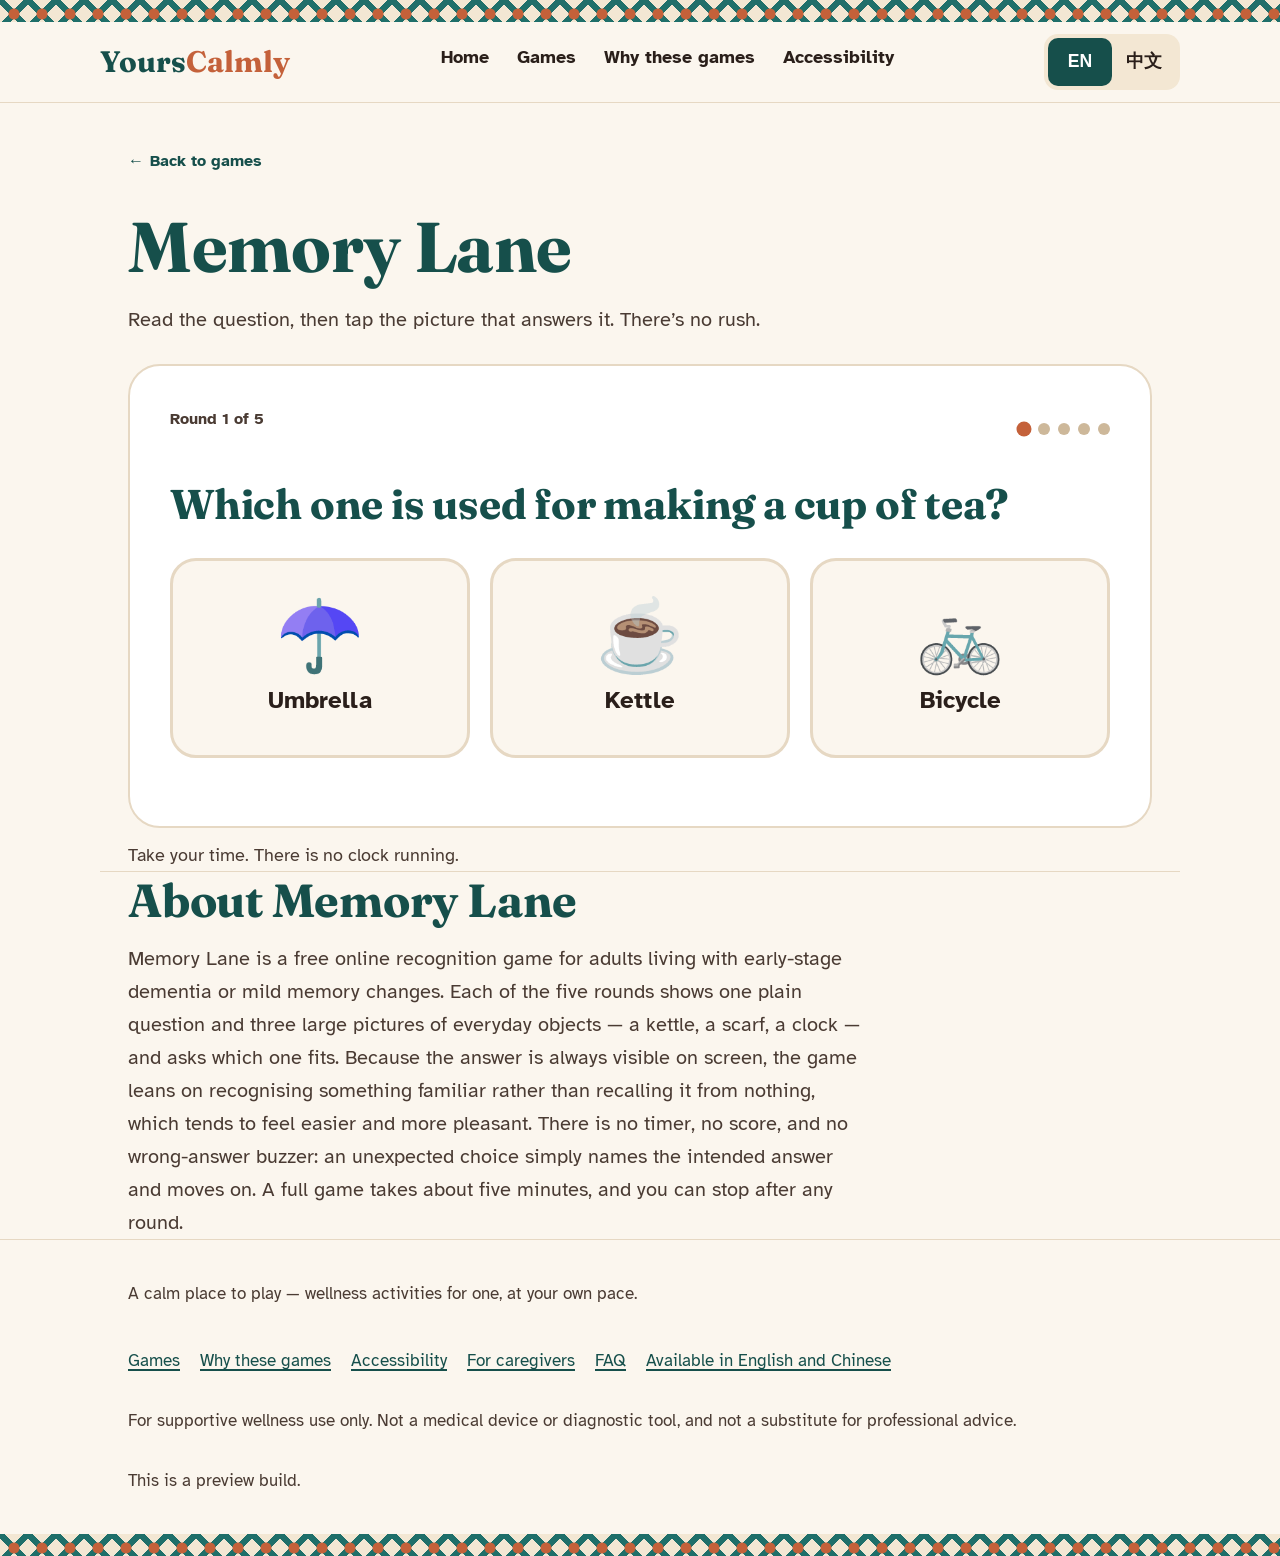
<file: games/memory-lane.html>
<!DOCTYPE html>
<!-- Memory Lane — recognition game. See /js/memory-lane.js for logic. -->
<html lang="en" data-i18n-title="seo.memoryLaneTitle" data-i18n-desc="seo.memoryLaneDesc">
<head>
  <meta charset="UTF-8">
  <meta name="viewport" content="width=device-width, initial-scale=1.0">
  <title>Memory Lane — Recognition Game for Dementia | YoursCalmly</title>
  <meta name="description" content="A free, gentle recognition game for adults with early-stage dementia. Look at three familiar pictures and tap the one that answers a simple, friendly question. No timer, no score.">
  <link rel="canonical" href="https://yourscalmly.com/games/memory-lane.html">
  <link rel="alternate" hreflang="en" href="https://yourscalmly.com/games/memory-lane.html">
  <link rel="alternate" hreflang="zh" href="https://yourscalmly.com/games/memory-lane.html?lang=zh">
  <link rel="alternate" hreflang="x-default" href="https://yourscalmly.com/games/memory-lane.html">
  <meta property="og:type" content="website">
  <meta property="og:site_name" content="YoursCalmly">
  <meta property="og:title" content="Memory Lane — Recognition Game for Dementia">
  <meta property="og:description" content="A free, gentle recognition game for adults with early-stage dementia. No timer, no score.">
  <meta property="og:url" content="https://yourscalmly.com/games/memory-lane.html">
  <meta property="og:image" content="https://yourscalmly.com/assets/logo-mark.png">
  <meta name="twitter:card" content="summary">
  <meta name="twitter:title" content="Memory Lane — Recognition Game for Dementia">
  <meta name="twitter:description" content="A free, gentle recognition game for adults with early-stage dementia. No timer, no score.">
  <meta name="twitter:image" content="https://yourscalmly.com/assets/logo-mark.png">
  <link rel="icon" type="image/png" href="../assets/logo-mark.png">
  <link rel="apple-touch-icon" href="../assets/logo-mark.png">
  <link rel="preconnect" href="https://fonts.googleapis.com">
  <link rel="preconnect" href="https://fonts.gstatic.com" crossorigin>
  <link href="https://fonts.googleapis.com/css2?family=Atkinson+Hyperlegible:wght@400;700&family=Fraunces:opsz,wght@9..144,600;9..144,700&display=swap" rel="stylesheet">
  <meta name="theme-color" content="#FBF6EE">
  <link rel="stylesheet" href="../css/styles.css">
  <script type="application/ld+json">
  {
    "@context": "https://schema.org",
    "@type": "Game",
    "name": "Memory Lane",
    "url": "https://yourscalmly.com/games/memory-lane.html",
    "description": "A free, gentle online recognition game for adults with early-stage dementia. Three familiar pictures, one simple question, no timer and no score.",
    "genre": "Cognitive wellness",
    "numberOfPlayers": { "@type": "QuantitativeValue", "value": 1 },
    "inLanguage": ["en", "zh"],
    "isAccessibleForFree": true,
    "publisher": { "@type": "Organization", "name": "YoursCalmly", "url": "https://yourscalmly.com/" }
  }
  </script>
</head>
<body>
  <a class="skip-link" href="#main-content" data-i18n="common.skipToContent">Skip to main content</a>

  <header class="site-header" id="site-header"></header>

  <div id="zh-note" class="container" role="status" hidden style="padding-top: 0.75rem; color: var(--color-text-muted); font-size: 0.95rem;"></div>

  <main id="main-content" class="site-main">
    <div class="container game-page-header">
      <a class="game-breadcrumb" href="../index.html#games-hub">
        <span aria-hidden="true">&larr;</span>
        <span data-i18n="common.backToGames">Back to games</span>
      </a>
    </div>

    <section class="container">
      <div class="game-intro">
        <h1 data-i18n="memoryLane.title">Memory Lane</h1>
        <p data-i18n="memoryLane.instructions">Read the question, then tap the picture that answers it. There’s no rush.</p>
      </div>

      <div class="game-shell" id="game-shell">
        <div class="game-progress" id="game-progress"></div>
        <div id="game-feedback" class="feedback-banner" aria-live="polite"></div>
        <div id="game-body"></div>
        <div class="game-actions" id="game-actions"></div>
      </div>

      <p class="take-your-time" data-i18n="common.takeYourTime">Take your time. There is no clock running.</p>
    </section>

    <section class="container" aria-labelledby="about-title">
      <div class="prose">
        <h2 id="about-title" data-i18n="memoryLane.aboutTitle">About Memory Lane</h2>
        <p data-i18n="memoryLane.aboutBody">Memory Lane is a free online recognition game for adults living with early-stage dementia or mild memory changes. Each of the five rounds shows one plain question and three large pictures of everyday objects — a kettle, a scarf, a clock — and asks which one fits. Because the answer is always visible on screen, the game leans on recognising something familiar rather than recalling it from nothing, which tends to feel easier and more pleasant. There is no timer, no score, and no wrong-answer buzzer: an unexpected choice simply names the intended answer and moves on. A full game takes about five minutes, and you can stop after any round.</p>
      </div>
    </section>
  </main>

  <footer class="site-footer" id="site-footer"></footer>

  <script src="../js/i18n.js"></script>
  <script src="../js/games-data.js"></script>
  <script src="../js/main.js"></script>
  <script src="../js/game-shell.js"></script>
  <script src="../js/memory-lane.js"></script>
  <script>
    document.addEventListener('DOMContentLoaded', function () {
      GP.initChrome();
      GP_MemoryLane.init();
    });
  </script>
</body>
</html>
</file>
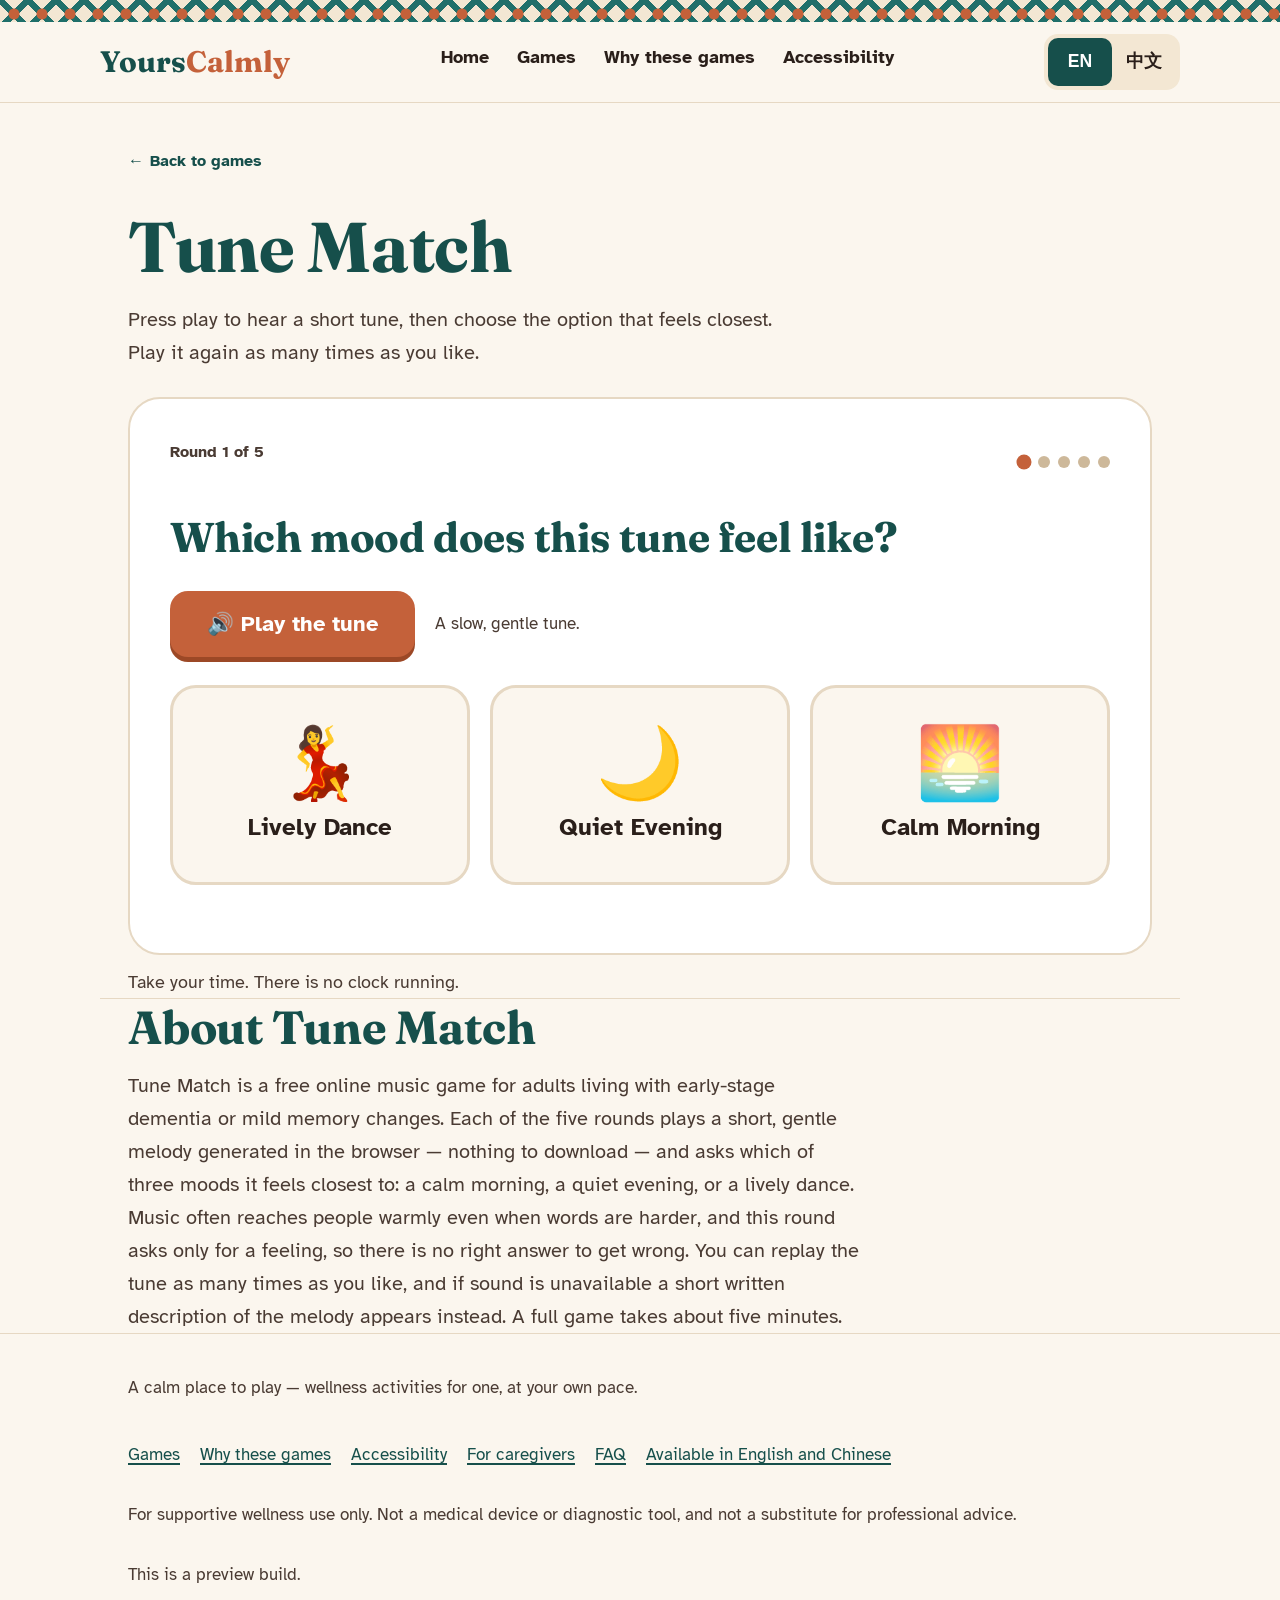
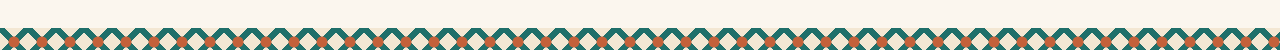
<file: games/tune-match.html>
<!DOCTYPE html>
<!-- Tune Match — melody mood-matching game. See /js/tune-match.js for logic. -->
<html lang="en" data-i18n-title="seo.tuneMatchTitle" data-i18n-desc="seo.tuneMatchDesc">
<head>
  <meta charset="UTF-8">
  <meta name="viewport" content="width=device-width, initial-scale=1.0">
  <title>Tune Match — Music Mood Game for Dementia | YoursCalmly</title>
  <meta name="description" content="A free, soothing music-matching game for adults with early-stage dementia. Listen to a short, gentle tune and choose the mood it matches from three large options.">
  <link rel="canonical" href="https://yourscalmly.com/games/tune-match.html">
  <link rel="alternate" hreflang="en" href="https://yourscalmly.com/games/tune-match.html">
  <link rel="alternate" hreflang="zh" href="https://yourscalmly.com/games/tune-match.html?lang=zh">
  <link rel="alternate" hreflang="x-default" href="https://yourscalmly.com/games/tune-match.html">
  <meta property="og:type" content="website">
  <meta property="og:site_name" content="YoursCalmly">
  <meta property="og:title" content="Tune Match — Music Mood Game for Dementia">
  <meta property="og:description" content="A free, soothing music-matching game for adults with early-stage dementia. No timer, no score.">
  <meta property="og:url" content="https://yourscalmly.com/games/tune-match.html">
  <meta property="og:image" content="https://yourscalmly.com/assets/logo-mark.png">
  <meta name="twitter:card" content="summary">
  <meta name="twitter:title" content="Tune Match — Music Mood Game for Dementia">
  <meta name="twitter:description" content="A free, soothing music-matching game for adults with early-stage dementia. No timer, no score.">
  <meta name="twitter:image" content="https://yourscalmly.com/assets/logo-mark.png">
  <link rel="icon" type="image/png" href="../assets/logo-mark.png">
  <link rel="apple-touch-icon" href="../assets/logo-mark.png">
  <link rel="preconnect" href="https://fonts.googleapis.com">
  <link rel="preconnect" href="https://fonts.gstatic.com" crossorigin>
  <link href="https://fonts.googleapis.com/css2?family=Atkinson+Hyperlegible:wght@400;700&family=Fraunces:opsz,wght@9..144,600;9..144,700&display=swap" rel="stylesheet">
  <meta name="theme-color" content="#FBF6EE">
  <link rel="stylesheet" href="../css/styles.css">
  <script type="application/ld+json">
  {
    "@context": "https://schema.org",
    "@type": "Game",
    "name": "Tune Match",
    "url": "https://yourscalmly.com/games/tune-match.html",
    "description": "A free, soothing online music game for adults with early-stage dementia. Hear a short, gentle tune and choose the mood it matches. No timer, no score.",
    "genre": "Cognitive wellness",
    "numberOfPlayers": { "@type": "QuantitativeValue", "value": 1 },
    "inLanguage": ["en", "zh"],
    "isAccessibleForFree": true,
    "publisher": { "@type": "Organization", "name": "YoursCalmly", "url": "https://yourscalmly.com/" }
  }
  </script>
</head>
<body>
  <a class="skip-link" href="#main-content" data-i18n="common.skipToContent">Skip to main content</a>

  <header class="site-header" id="site-header"></header>

  <div id="zh-note" class="container" role="status" hidden style="padding-top: 0.75rem; color: var(--color-text-muted); font-size: 0.95rem;"></div>

  <main id="main-content" class="site-main">
    <div class="container game-page-header">
      <a class="game-breadcrumb" href="../index.html#games-hub">
        <span aria-hidden="true">&larr;</span>
        <span data-i18n="common.backToGames">Back to games</span>
      </a>
    </div>

    <section class="container">
      <div class="game-intro">
        <h1 data-i18n="tuneMatch.title">Tune Match</h1>
        <p data-i18n="tuneMatch.instructions">Press play to hear a short tune, then choose the option that feels closest. Play it again as many times as you like.</p>
      </div>

      <div class="game-shell" id="game-shell">
        <div class="game-progress" id="game-progress"></div>
        <div id="game-feedback" class="feedback-banner" aria-live="polite"></div>
        <div id="game-body"></div>
        <div class="game-actions" id="game-actions"></div>
      </div>

      <p class="take-your-time" data-i18n="common.takeYourTime">Take your time. There is no clock running.</p>
    </section>

    <section class="container" aria-labelledby="about-title">
      <div class="prose">
        <h2 id="about-title" data-i18n="tuneMatch.aboutTitle">About Tune Match</h2>
        <p data-i18n="tuneMatch.aboutBody">Tune Match is a free online music game for adults living with early-stage dementia or mild memory changes. Each of the five rounds plays a short, gentle melody generated in the browser — nothing to download — and asks which of three moods it feels closest to: a calm morning, a quiet evening, or a lively dance. Music often reaches people warmly even when words are harder, and this round asks only for a feeling, so there is no right answer to get wrong. You can replay the tune as many times as you like, and if sound is unavailable a short written description of the melody appears instead. A full game takes about five minutes.</p>
      </div>
    </section>
  </main>

  <footer class="site-footer" id="site-footer"></footer>

  <script src="../js/i18n.js"></script>
  <script src="../js/games-data.js"></script>
  <script src="../js/main.js"></script>
  <script src="../js/game-shell.js"></script>
  <script src="../js/tune-match.js"></script>
  <script>
    document.addEventListener('DOMContentLoaded', function () {
      GP.initChrome();
      GP_TuneMatch.init();
    });
  </script>
</body>
</html>
</file>
<file: css/styles.css>
/*
  YoursCalmly — shared stylesheet
  ------------------------------------------------------------
  Design intent: warm, adult, calm. Large text, large tap targets,
  low visual noise, strong contrast, reduced-motion friendly.
  All pages (home + games) load this single stylesheet.
*/

/* ---------- Design tokens ---------- */
:root {
  /* Clean white base — warmth comes from the icons/accents, not the page */
  --color-bg: #FFFFFF;
  --color-bg-soft: #F6F0E4;
  --color-surface: #FFFFFF;
  --color-surface-alt: #FBF8F2;
  --color-border: #E4D8C2;
  --color-border-strong: #C6B491;

  /* Text */
  --color-text: #2A241D;
  --color-text-muted: #5A5142;
  --color-text-on-accent: #FFFFFF;

  /* Accents — matched to the logo mark: warm ring-brown + wave-teal */
  --color-primary: #7C6A4A;       /* logo ring brown — primary actions */
  --color-primary-hover: #5E5036;
  --color-primary-tint: #EDE7D9;
  --color-accent: #4F7A82;        /* logo wave teal — secondary accent */
  --color-accent-tint: #E1EAEB;
  --color-gold: #C2903F;          /* logo sun gold — decorative accent */

  /* Wordmark colors — same values as the accents above, kept as aliases */
  --logo-ring: var(--color-primary);
  --logo-wave: var(--color-accent);

  /* Feedback */
  --color-success-bg: #E5EADD;
  --color-success-text: #3C4E34;
  --color-success-border: #B9C7A9;
  --color-gentle-bg: #EFE6D2;
  --color-gentle-text: #665B3E;
  --color-gentle-border: #D7C79E;

  /* Focus ring — high-contrast, distinct from palette so it is always visible */
  --color-focus: #1D5C8A;

  /* Type scale (mobile-first; large by default) */
  --fs-body: 1.15rem;
  --fs-lead: 1.3rem;
  --fs-small: 1rem;
  --fs-h1: clamp(2rem, 5vw + 1rem, 3.2rem);
  --fs-h2: clamp(1.6rem, 3vw + 1rem, 2.3rem);
  --fs-h3: clamp(1.3rem, 2vw + 1rem, 1.7rem);
  --fs-card-title: 1.3rem;

  --line-height-body: 1.65;
  --line-height-tight: 1.25;

  --font-heading: Georgia, 'Iowan Old Style', 'Noto Serif', 'Times New Roman', serif;
  --font-body: -apple-system, BlinkMacSystemFont, 'Segoe UI', Roboto, Helvetica, Arial, sans-serif;

  /* Spacing scale */
  --space-1: 0.5rem;
  --space-2: 0.75rem;
  --space-3: 1.25rem;
  --space-4: 1.75rem;
  --space-5: 2.5rem;
  --space-6: 3.5rem;
  --space-7: 5rem;

  /* Shape — moderate, adult rounding rather than full "pill" bubbliness */
  --radius-sm: 8px;
  --radius-md: 12px;
  --radius-lg: 16px;
  --radius-btn: 10px;
  --shadow-soft: 0 4px 14px rgba(42, 36, 29, 0.1);
  --shadow-card: 0 1px 6px rgba(42, 36, 29, 0.07);

  --max-width: 1080px;
  --tap-min: 56px;

  --transition-fast: 160ms ease;
  --transition-medium: 240ms ease;
}

/* Dark mode kept gentle and optional — respects OS preference, still warm not cold */
@media (prefers-color-scheme: dark) {
  :root {
    --color-bg: #221E19;
    --color-bg-soft: #2A251F;
    --color-surface: #2E2822;
    --color-surface-alt: #332C25;
    --color-border: #453C31;
    --color-border-strong: #5A4E3D;

    --color-text: #F3ECE0;
    --color-text-muted: #CBBFA9;

    --color-primary: #C9B48C;
    --color-primary-hover: #D9C6A0;
    --color-primary-tint: #362F22;

    --color-accent: #7FB0B8;
    --color-accent-tint: #24302F;
    --color-gold: #E0B36B;

    --logo-ring: var(--color-primary);
    --logo-wave: var(--color-accent);

    --color-success-bg: #29352A;
    --color-success-text: #B7D8AF;
    --color-success-border: #445642;

    --color-gentle-bg: #362F22;
    --color-gentle-text: #E4D3A5;
    --color-gentle-border: #564A31;

    --color-focus: #6FB6E8;
    --shadow-soft: 0 6px 20px rgba(0, 0, 0, 0.35);
    --shadow-card: 0 2px 10px rgba(0, 0, 0, 0.3);
  }
}

/* ---------- Reset ---------- */
*, *::before, *::after { box-sizing: border-box; }
html { -webkit-text-size-adjust: 100%; scroll-behavior: smooth; }
@media (prefers-reduced-motion: reduce) {
  html { scroll-behavior: auto; }
  *, *::before, *::after {
    animation-duration: 0.001ms !important;
    animation-iteration-count: 1 !important;
    transition-duration: 0.001ms !important;
    scroll-behavior: auto !important;
  }
}

body {
  margin: 0;
  background: var(--color-bg);
  color: var(--color-text);
  font-family: var(--font-body);
  font-size: var(--fs-body);
  line-height: var(--line-height-body);
  -webkit-font-smoothing: antialiased;
}

/* Chinese text: prefer clean system sans for readability over serif */
:lang(zh), :lang(zh) h1, :lang(zh) h2, :lang(zh) h3 {
  font-family: 'PingFang SC', 'Microsoft YaHei', 'Noto Sans SC', var(--font-body);
}

h1, h2, h3 {
  font-family: var(--font-heading);
  line-height: var(--line-height-tight);
  margin: 0 0 var(--space-2);
  color: var(--color-text);
  font-weight: 600;
}
h1 { font-size: var(--fs-h1); }
h2 { font-size: var(--fs-h2); }
h3 { font-size: var(--fs-h3); }

p { margin: 0 0 var(--space-3); }
p:last-child { margin-bottom: 0; }

a { color: var(--color-primary); text-decoration-thickness: 2px; text-underline-offset: 3px; }
a:hover { color: var(--color-primary-hover); }

ul, ol { padding-left: 1.4em; }
li { margin-bottom: var(--space-2); }

img, svg { max-width: 100%; display: block; }

/* ---------- Accessibility helpers ---------- */
.sr-only {
  position: absolute;
  width: 1px; height: 1px;
  padding: 0; margin: -1px;
  overflow: hidden;
  clip: rect(0, 0, 0, 0);
  white-space: nowrap;
  border: 0;
}

.skip-link {
  position: absolute;
  top: -60px;
  left: var(--space-3);
  background: var(--color-primary);
  color: #fff;
  padding: var(--space-2) var(--space-3);
  border-radius: var(--radius-sm);
  z-index: 1000;
  transition: top var(--transition-fast);
  font-size: var(--fs-small);
}
.skip-link:focus {
  top: var(--space-2);
}

:focus-visible {
  outline: 3px solid var(--color-focus);
  outline-offset: 3px;
  border-radius: var(--radius-sm);
}
/* Ensure default focus is visible even without :focus-visible support */
a:focus, button:focus, input:focus, [tabindex]:focus {
  outline: 3px solid var(--color-focus);
  outline-offset: 3px;
}

/* ---------- Layout ---------- */
.container {
  max-width: var(--max-width);
  margin: 0 auto;
  padding: 0 var(--space-4);
}

.site-main { display: block; }

section {
  padding: var(--space-6) 0;
}
section + section {
  border-top: 1px solid var(--color-border);
}

.section-header {
  max-width: 46rem;
  margin: 0 0 var(--space-5);
}
.section-header .eyebrow {
  display: inline-block;
  color: var(--color-accent);
  font-weight: 700;
  letter-spacing: 0.04em;
  text-transform: uppercase;
  font-size: 0.9rem;
  margin-bottom: var(--space-1);
}
.section-header p {
  font-size: var(--fs-lead);
  color: var(--color-text-muted);
}

.section-alt { background: var(--color-bg-soft); }

/* ---------- Header / Nav ---------- */
.site-header {
  position: sticky;
  top: 0;
  z-index: 100;
  background: rgba(255, 255, 255, 0.92);
  backdrop-filter: saturate(140%) blur(6px);
  border-bottom: 1px solid var(--color-border);
}
@media (prefers-color-scheme: dark) {
  .site-header { background: rgba(34, 30, 25, 0.92); }
}

.nav-bar {
  display: flex;
  align-items: center;
  justify-content: space-between;
  gap: var(--space-3);
  padding: var(--space-2) 0;
}

.brand {
  display: flex;
  align-items: center;
  gap: 0.6rem;
  font-family: var(--font-heading);
  font-size: 1.4rem;
  font-weight: 700;
  text-decoration: none;
  white-space: nowrap;
}
.brand:hover { opacity: 0.85; }
.brand-mark {
  width: 38px;
  height: 38px;
  flex-shrink: 0;
  object-fit: contain;
}
.brand-word-a { color: var(--logo-ring); }
.brand-word-b { color: var(--logo-wave); }

.nav-links {
  display: none;
  list-style: none;
  margin: 0;
  padding: 0;
  gap: var(--space-4);
  align-items: center;
}
.nav-links a {
  color: var(--color-text);
  text-decoration: none;
  font-size: 1.05rem;
  font-weight: 600;
  padding: var(--space-1) 0;
  border-bottom: 2px solid transparent;
}
.nav-links a:hover,
.nav-links a[aria-current="page"] {
  color: var(--color-primary);
  border-bottom-color: var(--color-primary);
}

@media (min-width: 780px) {
  .nav-links { display: flex; }
}

.nav-right {
  display: flex;
  align-items: center;
  gap: var(--space-2);
}

.lang-toggle {
  display: inline-flex;
  align-items: stretch;
  border: 1.5px solid var(--color-border-strong);
  border-radius: var(--radius-btn);
  overflow: hidden;
  background: var(--color-surface);
}
.lang-toggle button {
  display: inline-flex;
  align-items: center;
  justify-content: center;
  border: 0;
  background: transparent;
  min-width: 3rem;
  padding: 0 0.75rem;
  font-size: 0.95rem;
  font-weight: 600;
  line-height: 1;
  cursor: pointer;
  color: var(--color-text-muted);
  min-height: 40px;
}
.lang-toggle button + button {
  border-left: 1.5px solid var(--color-border-strong);
}
.lang-toggle button[aria-pressed="true"] {
  background: var(--color-primary);
  color: #fff;
}
.lang-toggle button:not([aria-pressed="true"]):hover {
  color: var(--color-text);
  background: var(--color-bg-soft);
}

.lang-note {
  font-size: 0.85rem;
  color: var(--color-text-muted);
  margin-left: var(--space-1);
}

/* ---------- Buttons ---------- */
.btn {
  display: inline-flex;
  align-items: center;
  justify-content: center;
  gap: 0.5rem;
  min-height: var(--tap-min);
  padding: 0.9rem 1.75rem;
  border-radius: var(--radius-btn);
  font-size: 1.15rem;
  font-weight: 700;
  font-family: var(--font-body);
  text-decoration: none;
  cursor: pointer;
  border: 2px solid transparent;
  transition: transform var(--transition-fast), background var(--transition-fast), box-shadow var(--transition-fast);
  line-height: 1.2;
}
.btn:active { transform: translateY(1px); }

.btn-primary {
  background: var(--color-primary);
  color: #fff;
  box-shadow: var(--shadow-soft);
}
.btn-primary:hover { background: var(--color-primary-hover); color: #fff; }

.btn-secondary {
  background: transparent;
  color: var(--color-primary);
  border-color: var(--color-primary);
}
.btn-secondary:hover { background: var(--color-primary-tint); }

.btn-ghost {
  background: var(--color-surface);
  color: var(--color-text);
  border-color: var(--color-border-strong);
}
.btn-ghost:hover { background: var(--color-bg-soft); }

.btn-block { width: 100%; }
.btn-lg { min-height: 64px; font-size: 1.25rem; padding: 1rem 2rem; }

.btn[disabled] {
  opacity: 0.55;
  cursor: not-allowed;
}

/* ---------- Hero ---------- */
.hero {
  padding: var(--space-7) 0 var(--space-6);
  position: relative;
  overflow: hidden;
}
.hero-shape {
  position: absolute;
  border-radius: 50%;
  filter: blur(30px);
  opacity: 0.35;
  z-index: 0;
}
.hero-shape.one {
  width: 300px; height: 300px;
  background: var(--color-primary-tint);
  top: -140px; right: -120px;
}
.hero-shape.two {
  width: 200px; height: 200px;
  background: var(--color-accent-tint);
  bottom: -100px; left: -80px;
}
.hero .container { position: relative; z-index: 1; }
.hero-content { max-width: 40rem; }
.hero .eyebrow {
  display: inline-block;
  color: var(--color-accent);
  font-weight: 700;
  letter-spacing: 0.04em;
  text-transform: uppercase;
  font-size: 0.9rem;
  margin-bottom: var(--space-2);
}
.hero h1 { margin-bottom: var(--space-3); }
.hero .lead {
  font-size: var(--fs-lead);
  color: var(--color-text-muted);
  margin-bottom: var(--space-4);
}
.hero-actions {
  display: flex;
  flex-wrap: wrap;
  gap: var(--space-3);
}

/* ---------- How it works ---------- */
.steps {
  list-style: none;
  margin: 0;
  padding: 0;
  display: grid;
  gap: var(--space-4);
  grid-template-columns: 1fr;
}
@media (min-width: 700px) {
  .steps { grid-template-columns: repeat(3, 1fr); }
}
.step {
  background: var(--color-surface);
  border: 1px solid var(--color-border);
  border-radius: var(--radius-md);
  padding: var(--space-4);
}
.step-number {
  display: inline-flex;
  align-items: center;
  justify-content: center;
  width: 2.5rem;
  height: 2.5rem;
  border-radius: 50%;
  background: var(--color-accent-tint);
  color: var(--color-accent);
  font-weight: 700;
  font-size: 1.1rem;
  margin-bottom: var(--space-2);
}
.step h3 { font-size: 1.2rem; margin-bottom: var(--space-1); }
.step p { color: var(--color-text-muted); margin: 0; }

/* ---------- Games hub / cards ---------- */
.game-grid {
  display: grid;
  gap: var(--space-4);
  grid-template-columns: 1fr;
}
@media (min-width: 700px) {
  .game-grid { grid-template-columns: repeat(3, 1fr); }
}

.game-card {
  background: var(--color-surface);
  border: 1px solid var(--color-border);
  border-radius: var(--radius-lg);
  padding: var(--space-4);
  display: flex;
  flex-direction: column;
  gap: var(--space-2);
  box-shadow: var(--shadow-card);
}
.game-card-icon {
  width: 48px;
  height: 48px;
  border-radius: var(--radius-sm);
  background: var(--color-accent-tint);
  display: flex;
  align-items: center;
  justify-content: center;
  font-size: 1.4rem;
  margin-bottom: var(--space-1);
}
.game-card h3 { font-size: var(--fs-card-title); margin-bottom: 0.25rem; }
.game-card p { color: var(--color-text-muted); flex-grow: 1; }
.game-card .btn { margin-top: var(--space-2); align-self: flex-start; }

/* ---------- Game shell (used across all mini-games) ---------- */
.game-page-header {
  padding-top: var(--space-4);
  padding-bottom: var(--space-2);
}
.game-breadcrumb {
  display: inline-flex;
  align-items: center;
  gap: 0.4rem;
  color: var(--color-text-muted);
  text-decoration: none;
  font-weight: 600;
  font-size: 1rem;
  min-height: var(--tap-min);
}
.game-breadcrumb:hover { color: var(--color-primary); }

.game-shell {
  background: var(--color-surface);
  border: 1px solid var(--color-border);
  border-radius: var(--radius-lg);
  padding: var(--space-5);
  box-shadow: var(--shadow-card);
}

.game-intro { max-width: 42rem; margin-bottom: var(--space-4); }
.game-intro p { color: var(--color-text-muted); }

.game-progress {
  display: flex;
  align-items: center;
  justify-content: space-between;
  gap: var(--space-3);
  margin-bottom: var(--space-4);
  flex-wrap: wrap;
}
.game-progress-label {
  font-weight: 700;
  color: var(--color-text-muted);
  font-size: 1rem;
}
.progress-dots {
  display: flex;
  gap: 0.5rem;
  list-style: none;
  margin: 0;
  padding: 0;
}
.progress-dots li {
  width: 12px;
  height: 12px;
  border-radius: 50%;
  background: var(--color-border-strong);
  margin: 0;
}
.progress-dots li[data-state="done"] { background: var(--color-accent); }
.progress-dots li[data-state="current"] {
  background: var(--color-primary);
  transform: scale(1.25);
}

.game-prompt {
  font-family: var(--font-heading);
  font-size: var(--fs-h3);
  margin-bottom: var(--space-4);
}

.take-your-time {
  color: var(--color-text-muted);
  font-size: var(--fs-small);
  margin-top: var(--space-2);
}

/* Choice cards used by Memory Lane / Find the Group / Tune Match */
.choice-grid {
  display: grid;
  gap: var(--space-3);
  grid-template-columns: repeat(auto-fit, minmax(150px, 1fr));
  margin-bottom: var(--space-4);
}

.choice-card {
  display: flex;
  flex-direction: column;
  align-items: center;
  gap: var(--space-1);
  background: var(--color-surface-alt);
  border: 1.5px solid var(--color-border);
  border-radius: var(--radius-md);
  padding: var(--space-4) var(--space-2);
  min-height: 116px;
  font-family: var(--font-body);
  font-size: 1.1rem;
  font-weight: 600;
  color: var(--color-text);
  cursor: pointer;
  transition: border-color var(--transition-fast), background var(--transition-fast), transform var(--transition-fast);
  text-align: center;
}
.choice-card .choice-icon { font-size: 1.85rem; line-height: 1; opacity: 0.9; }
.choice-card:hover {
  border-color: var(--color-primary);
  background: var(--color-primary-tint);
}
.choice-card[aria-pressed="true"] {
  border-color: var(--color-primary);
  background: var(--color-primary-tint);
  box-shadow: inset 0 0 0 2px var(--color-primary);
}
.choice-card[data-result="correct"] {
  border-color: var(--color-success-border);
  background: var(--color-success-bg);
  box-shadow: none;
}
.choice-card[data-result="missed"] {
  border-color: var(--color-gold);
  background: var(--color-gentle-bg);
  box-shadow: none;
}
.choice-card[disabled] { cursor: default; }

/* Feedback banner */
.feedback-banner {
  display: none;
  align-items: flex-start;
  gap: var(--space-2);
  border-radius: var(--radius-md);
  padding: var(--space-3) var(--space-4);
  margin-bottom: var(--space-4);
  font-size: 1.1rem;
}
.feedback-banner.is-visible { display: flex; }
.feedback-banner.success {
  background: var(--color-success-bg);
  color: var(--color-success-text);
  border: 1px solid var(--color-success-border);
}
.feedback-banner.gentle {
  background: var(--color-gentle-bg);
  color: var(--color-gentle-text);
  border: 1px solid var(--color-gentle-border);
}
.feedback-icon { font-size: 1.4rem; flex-shrink: 0; }

.game-actions {
  display: flex;
  flex-wrap: wrap;
  gap: var(--space-3);
  justify-content: flex-start;
}

/* Results screen */
.results-panel { text-align: left; }
.results-panel .results-icon {
  font-size: 2.1rem;
  margin-bottom: var(--space-2);
  opacity: 0.9;
}
.results-summary {
  background: var(--color-accent-tint);
  border-radius: var(--radius-md);
  padding: var(--space-3) var(--space-4);
  color: var(--color-text);
  margin-bottom: var(--space-4);
  font-size: 1.1rem;
}

/* Tune Match play button */
.tune-player {
  display: flex;
  align-items: center;
  gap: var(--space-3);
  flex-wrap: wrap;
  margin-bottom: var(--space-4);
}
.tune-play-btn {
  min-width: 220px;
}
.tune-hint {
  color: var(--color-text-muted);
  font-size: var(--fs-small);
}

/* ---------- Why section / Accessibility section ---------- */
.info-grid {
  display: grid;
  gap: var(--space-4);
  grid-template-columns: 1fr;
}
@media (min-width: 700px) {
  .info-grid { grid-template-columns: repeat(2, 1fr); }
}
.info-card {
  background: var(--color-surface);
  border: 1px solid var(--color-border);
  border-radius: var(--radius-md);
  padding: var(--space-4);
}
.info-card h3 {
  font-size: 1.25rem;
  display: flex;
  align-items: center;
  gap: 0.6rem;
}
.info-card p { color: var(--color-text-muted); margin: 0; }

.disclaimer-box {
  margin-top: var(--space-5);
  background: var(--color-bg-soft);
  border: 1px dashed var(--color-border-strong);
  border-radius: var(--radius-md);
  padding: var(--space-4);
  color: var(--color-text-muted);
  font-size: var(--fs-small);
}
.disclaimer-box strong { color: var(--color-text); }

/* ---------- Long-form prose sections ---------- */
.prose {
  max-width: 46rem;
}
.prose h3 {
  font-size: 1.35rem;
  margin-top: var(--space-5);
}
.prose p {
  color: var(--color-text-muted);
}

/* ---------- Language section ---------- */
.language-note-card {
  background: var(--color-surface);
  border: 1px solid var(--color-border);
  border-radius: var(--radius-md);
  padding: var(--space-4);
  display: flex;
  gap: var(--space-3);
  align-items: flex-start;
  max-width: 42rem;
}
.language-note-card .icon { font-size: 2rem; }

/* ---------- Footer ---------- */
.site-footer {
  border-top: 1px solid var(--color-border);
  padding: var(--space-5) 0 var(--space-6);
  color: var(--color-text-muted);
  font-size: var(--fs-small);
}
.footer-grid {
  display: flex;
  flex-direction: column;
  gap: var(--space-2);
}
.footer-links {
  display: flex;
  flex-wrap: wrap;
  gap: var(--space-3);
  list-style: none;
  padding: 0;
  margin: var(--space-1) 0;
}
.footer-links a { color: var(--color-text-muted); }
.footer-links a:hover { color: var(--color-primary); }

/* Toast for language coming-soon note */
.toast {
  position: fixed;
  left: 50%;
  bottom: var(--space-4);
  transform: translate(-50%, 0);
  background: var(--color-text);
  color: var(--color-bg);
  padding: var(--space-2) var(--space-4);
  border-radius: 999px;
  font-size: 1rem;
  box-shadow: var(--shadow-soft);
  z-index: 1000;
  opacity: 0;
  pointer-events: none;
  transition: opacity var(--transition-medium);
}
.toast.is-visible { opacity: 1; }

/* Utility */
.center { text-align: center; }
.mt-0 { margin-top: 0; }
.hidden { display: none !important; }


/* =====================================================================
   Kopitiam theme (2026 redesign)
   Warm, familiar and local: teal and terracotta on warm cream, with a
   Peranakan-style tile border. Overrides the base styles above; all
   class names and behaviour are unchanged. One calm light theme only.
   ===================================================================== */
:root {
  --color-bg: #FBF6EE;
  --color-bg-soft: #F3E7D3;
  --color-surface: #FFFFFF;
  --color-surface-alt: #FFFFFF;
  --color-border: #E6D8C3;
  --color-border-strong: #CDB89A;
  --color-text: #2A1F1A;
  --color-text-muted: #4A3B33;
  --color-text-on-accent: #FFFFFF;
  --color-primary: #C4613A;
  --color-primary-hover: #A84F2D;
  --color-primary-tint: #F6DFC9;
  --color-accent: #1F6F6A;
  --color-accent-tint: #D6EBE8;
  --color-gold: #C2903F;
  --color-teal-deep: #164F4B;
  --logo-ring: #164F4B;
  --logo-wave: #C4613A;
  --color-success-bg: #E3F1EF;
  --color-success-text: #164F4B;
  --color-success-border: #1F6F6A;
  --color-gentle-bg: #F6E9D3;
  --color-gentle-text: #6A4B2A;
  --color-gentle-border: #E2C9A0;
  --color-focus: #1D5C8A;
  --fs-body: 1.25rem;
  --fs-lead: 1.4rem;
  --fs-small: 1.05rem;
  --fs-h1: clamp(2.5rem, 5.5vw + 0.5rem, 4.4rem);
  --fs-h2: clamp(1.9rem, 3.4vw + 0.6rem, 2.9rem);
  --fs-h3: clamp(1.4rem, 1.6vw + 0.9rem, 1.8rem);
  --fs-card-title: 1.75rem;
  --font-heading: 'Fraunces', Georgia, 'Noto Serif', serif;
  --font-body: 'Atkinson Hyperlegible', -apple-system, BlinkMacSystemFont, 'Segoe UI', Roboto, Arial, sans-serif;
  --radius-sm: 12px;
  --radius-md: 22px;
  --radius-lg: 30px;
  --radius-btn: 18px;
  --tap-min: 60px;
  --shadow-soft: none;
  --shadow-card: none;
}
@media (prefers-color-scheme: dark) {
  :root {
  --color-bg: #FBF6EE;
  --color-bg-soft: #F3E7D3;
  --color-surface: #FFFFFF;
  --color-surface-alt: #FFFFFF;
  --color-border: #E6D8C3;
  --color-border-strong: #CDB89A;
  --color-text: #2A1F1A;
  --color-text-muted: #4A3B33;
  --color-text-on-accent: #FFFFFF;
  --color-primary: #C4613A;
  --color-primary-hover: #A84F2D;
  --color-primary-tint: #F6DFC9;
  --color-accent: #1F6F6A;
  --color-accent-tint: #D6EBE8;
  --color-gold: #C2903F;
  --color-teal-deep: #164F4B;
  --logo-ring: #164F4B;
  --logo-wave: #C4613A;
  --color-success-bg: #E3F1EF;
  --color-success-text: #164F4B;
  --color-success-border: #1F6F6A;
  --color-gentle-bg: #F6E9D3;
  --color-gentle-text: #6A4B2A;
  --color-gentle-border: #E2C9A0;
  --color-focus: #1D5C8A;
  --fs-body: 1.25rem;
  --fs-lead: 1.4rem;
  --fs-small: 1.05rem;
  --fs-h1: clamp(2.5rem, 5.5vw + 0.5rem, 4.4rem);
  --fs-h2: clamp(1.9rem, 3.4vw + 0.6rem, 2.9rem);
  --fs-h3: clamp(1.4rem, 1.6vw + 0.9rem, 1.8rem);
  --fs-card-title: 1.75rem;
  --font-heading: 'Fraunces', Georgia, 'Noto Serif', serif;
  --font-body: 'Atkinson Hyperlegible', -apple-system, BlinkMacSystemFont, 'Segoe UI', Roboto, Arial, sans-serif;
  --radius-sm: 12px;
  --radius-md: 22px;
  --radius-lg: 30px;
  --radius-btn: 18px;
  --tap-min: 60px;
  --shadow-soft: none;
  --shadow-card: none;
  }
}
html { color-scheme: light; background: var(--color-bg); }
body { background: var(--color-bg); color: var(--color-text); }
h1, h2, h3 { font-family: var(--font-heading); font-weight: 700; color: var(--color-teal-deep); letter-spacing: -0.005em; }
:lang(zh) h1, :lang(zh) h2, :lang(zh) h3 { font-family: 'Noto Serif SC', 'Songti SC', var(--font-heading); }
a { color: var(--color-teal-deep); }

/* Header with tile border */
.site-header { background: var(--color-bg); backdrop-filter: none; border-bottom: 1px solid var(--color-border); }
@media (prefers-color-scheme: dark) { .site-header { background: var(--color-bg); } }
.site-header::before { content: ""; display: block; height: 22px; background: radial-gradient(circle at 50% 50%, #C4613A 0 5px, transparent 6px) 0 0/28px 28px,
    linear-gradient(45deg, transparent 42%, #1F6F6A 42% 58%, transparent 58%) 0 0/28px 28px,
    linear-gradient(-45deg, transparent 42%, #1F6F6A 42% 58%, transparent 58%) 0 0/28px 28px,
    #F3E7D3; }
.brand-mark { display: none; }
.brand { font-size: 1.85rem; }
.brand-word-a { color: var(--color-teal-deep); }
.brand-word-b { color: var(--color-primary); }
.nav-links a { font-size: 1.15rem; }
.nav-links a[aria-current="page"] { color: var(--color-teal-deep); }
.lang-toggle { background: var(--color-bg-soft); border: 0; border-radius: 14px; padding: 4px; }
.lang-toggle button { min-height: 48px; min-width: 64px; border: 0; border-radius: 10px; background: transparent; color: var(--color-text); font-size: 1.1rem; font-weight: 700; }
.lang-toggle button + button { border-left: 0; }
.lang-toggle button[aria-pressed="true"] { background: var(--color-teal-deep); color: #fff; }
.lang-toggle button:not([aria-pressed="true"]):hover { background: #fff; }

/* Buttons */
.btn { font-size: 1.2rem; border-radius: var(--radius-btn); }
.btn-lg { min-height: 66px; font-size: 1.35rem; padding: 1rem 2.2rem; }
.btn-primary { background: var(--color-primary); color: #fff; box-shadow: 0 5px 0 #9C4826; }
.btn-primary:hover { background: var(--color-primary-hover); color: #fff; }
.btn-primary:active { transform: translateY(3px); box-shadow: 0 2px 0 #9C4826; }
.btn-secondary { color: var(--color-teal-deep); border-color: var(--color-teal-deep); background: transparent; }
.btn-secondary:hover { background: var(--color-accent-tint); }
.btn-ghost { background: #fff; color: var(--color-teal-deep); border-color: var(--color-teal-deep); }

/* Sections */
.section-alt { background: var(--color-bg-soft); }
.section-header .eyebrow, .eyebrow { color: var(--color-primary); font-weight: 700; letter-spacing: 0.06em; }

/* Hero: centred, warm */
.hero { text-align: center; }
.hero-shape { display: none; }
.hero-content { max-width: 900px; margin: 0 auto; }
.hero h1 { color: var(--color-teal-deep); }
.hero .lead { margin-left: auto; margin-right: auto; max-width: 680px; }
.hero-actions { justify-content: center; }

/* How it works */
.step { background: #fff; border: 2px solid var(--color-border); border-radius: var(--radius-lg); }
.step-number { background: var(--color-accent); color: #fff; }

/* Game cards: big coloured picture band */
.game-card { padding: 0; overflow: hidden; border: 2px solid var(--color-border); border-radius: var(--radius-lg); background: #fff; gap: 0.5rem; }
.game-card:hover, .game-card:focus-within { border-color: var(--color-accent); }
.game-card-icon { width: 100%; height: 150px; border-radius: 0; font-size: 4.6rem; margin: 0 0 0.75rem; background: #F6DFC9; }
.game-grid .game-card:nth-child(2) .game-card-icon { background: #D6EBE8; }
.game-grid .game-card:nth-child(3) .game-card-icon { background: #EFE2C3; }
.game-card h3, .game-card p { margin-left: 1.75rem; margin-right: 1.75rem; }
.game-card .btn { margin: 0.75rem 1.75rem 1.75rem; }

/* Info cards, guide, disclaimer */
.info-card { background: #fff; border: 2px solid var(--color-border); border-radius: 24px; box-shadow: none; }
.section-alt .info-card { background: #fff; }
.disclaimer-box { background: #fff; border: 2px dashed var(--color-border-strong); border-radius: 24px; }
.language-note-card { background: #fff; border: 2px solid var(--color-border); border-radius: 24px; }

/* Games */
.game-shell { background: #fff; border: 2px solid var(--color-border); border-radius: 32px; box-shadow: none; }
.game-prompt { font-family: var(--font-heading); color: var(--color-teal-deep); font-size: clamp(1.8rem, 2.6vw + 1rem, 2.6rem); line-height: 1.2; }
.progress-dots li[data-state="current"] { background: var(--color-primary); }
.progress-dots li[data-state="done"] { background: var(--color-accent); }
.choice-grid { grid-template-columns: repeat(auto-fit, minmax(190px, 1fr)); gap: 1.25rem; }
.choice-card { min-height: 200px; justify-content: center; gap: 0.75rem; border: 3px solid var(--color-border); border-radius: 26px; background: var(--color-bg); font-size: 1.5rem; font-weight: 700; }
.choice-card .choice-icon { font-size: 4.4rem; opacity: 1; }
.choice-card:hover { border-color: var(--color-accent); background: #fff; }
.choice-card[aria-pressed="true"] { border-color: var(--color-accent); background: var(--color-accent-tint); box-shadow: none; }
.choice-card[data-result="correct"] { border-color: var(--color-accent); background: var(--color-success-bg); }
.choice-card[data-result="missed"] { border-color: var(--color-gold); background: var(--color-gentle-bg); }
.feedback-banner { font-size: 1.3rem; border-radius: 20px; }
.take-your-time { font-size: 1.15rem; }
.game-breadcrumb { color: var(--color-teal-deep); font-weight: 700; }

/* Footer with tile border */
.site-footer { border-top: 1px solid var(--color-border); padding-bottom: 0; }
.site-footer::after { content: ""; display: block; height: 22px; margin-top: 2.5rem; background: radial-gradient(circle at 50% 50%, #C4613A 0 5px, transparent 6px) 0 0/28px 28px,
    linear-gradient(45deg, transparent 42%, #1F6F6A 42% 58%, transparent 58%) 0 0/28px 28px,
    linear-gradient(-45deg, transparent 42%, #1F6F6A 42% 58%, transparent 58%) 0 0/28px 28px,
    #F3E7D3; }
.footer-links a { color: var(--color-teal-deep); }
.footer-links a:hover { color: var(--color-primary); }

@media (prefers-reduced-motion: reduce) {
  .btn-primary:active { transform: none; }
}
</file>
